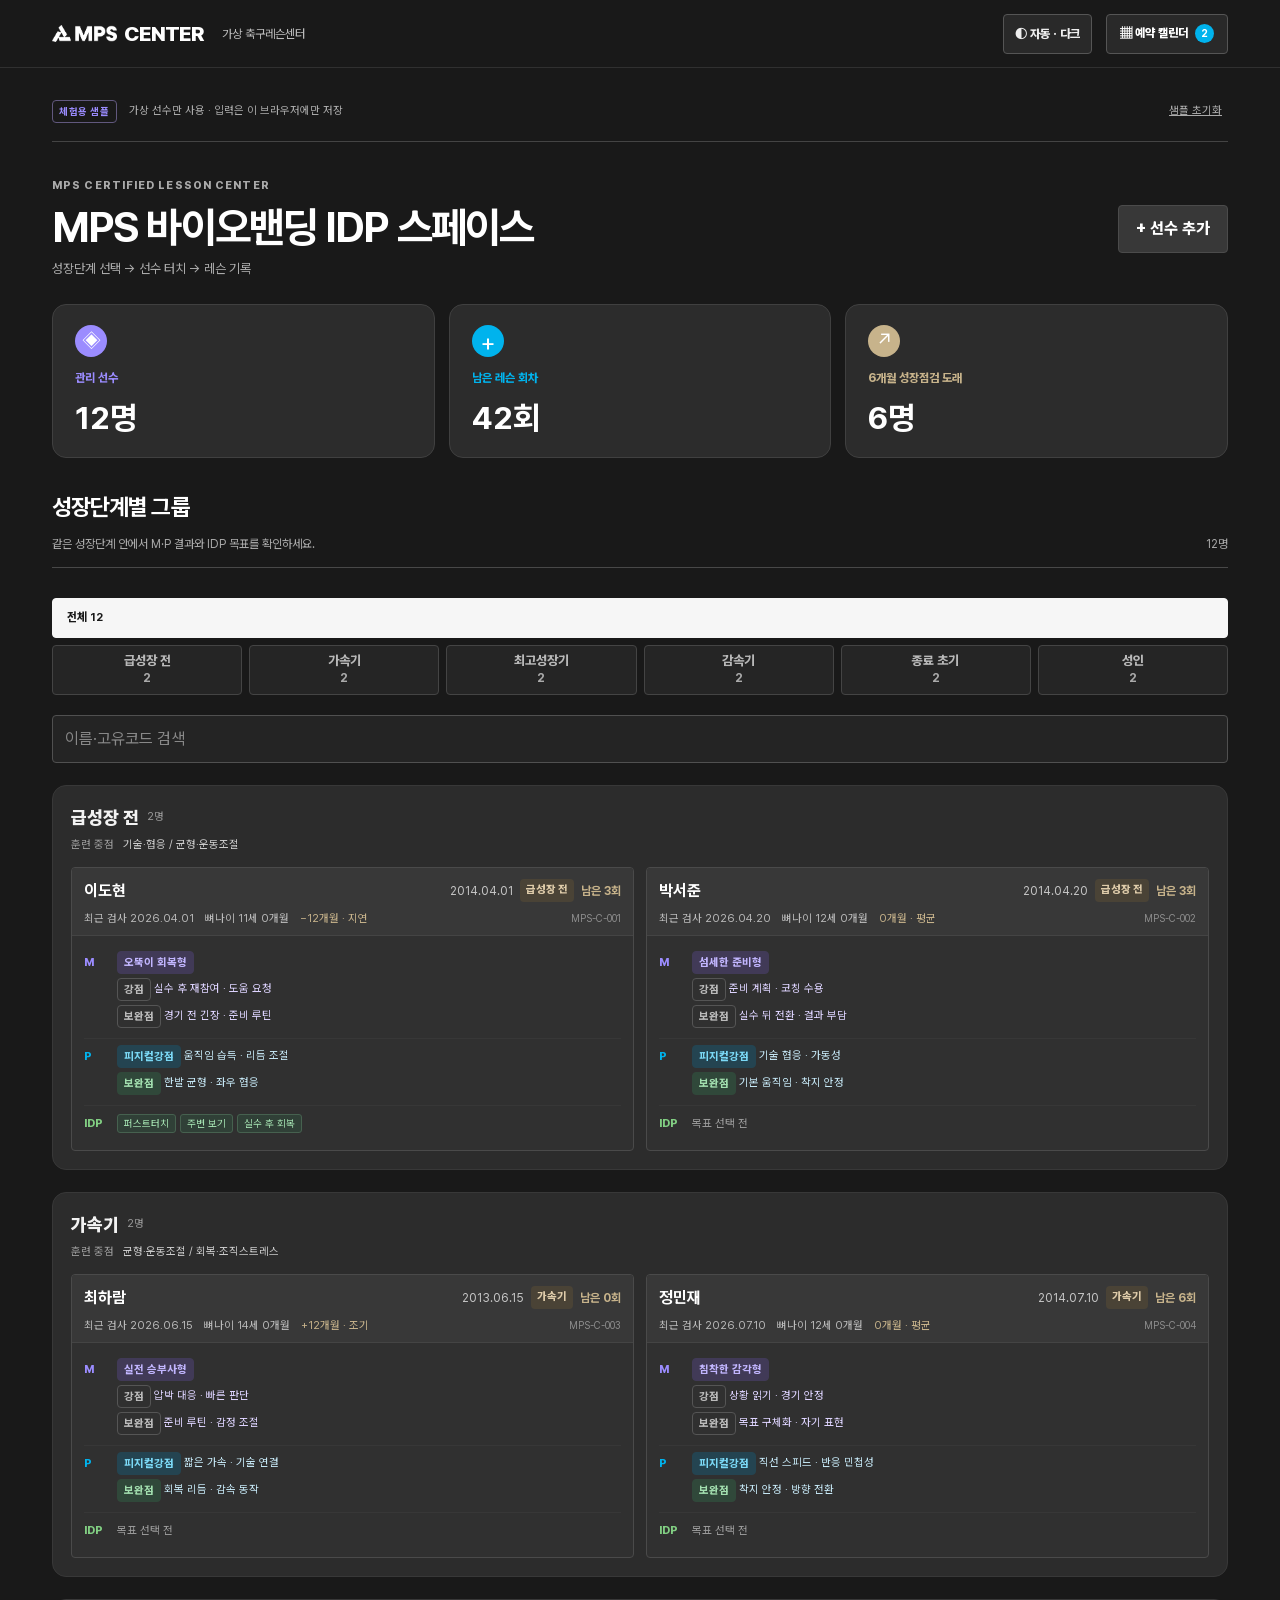
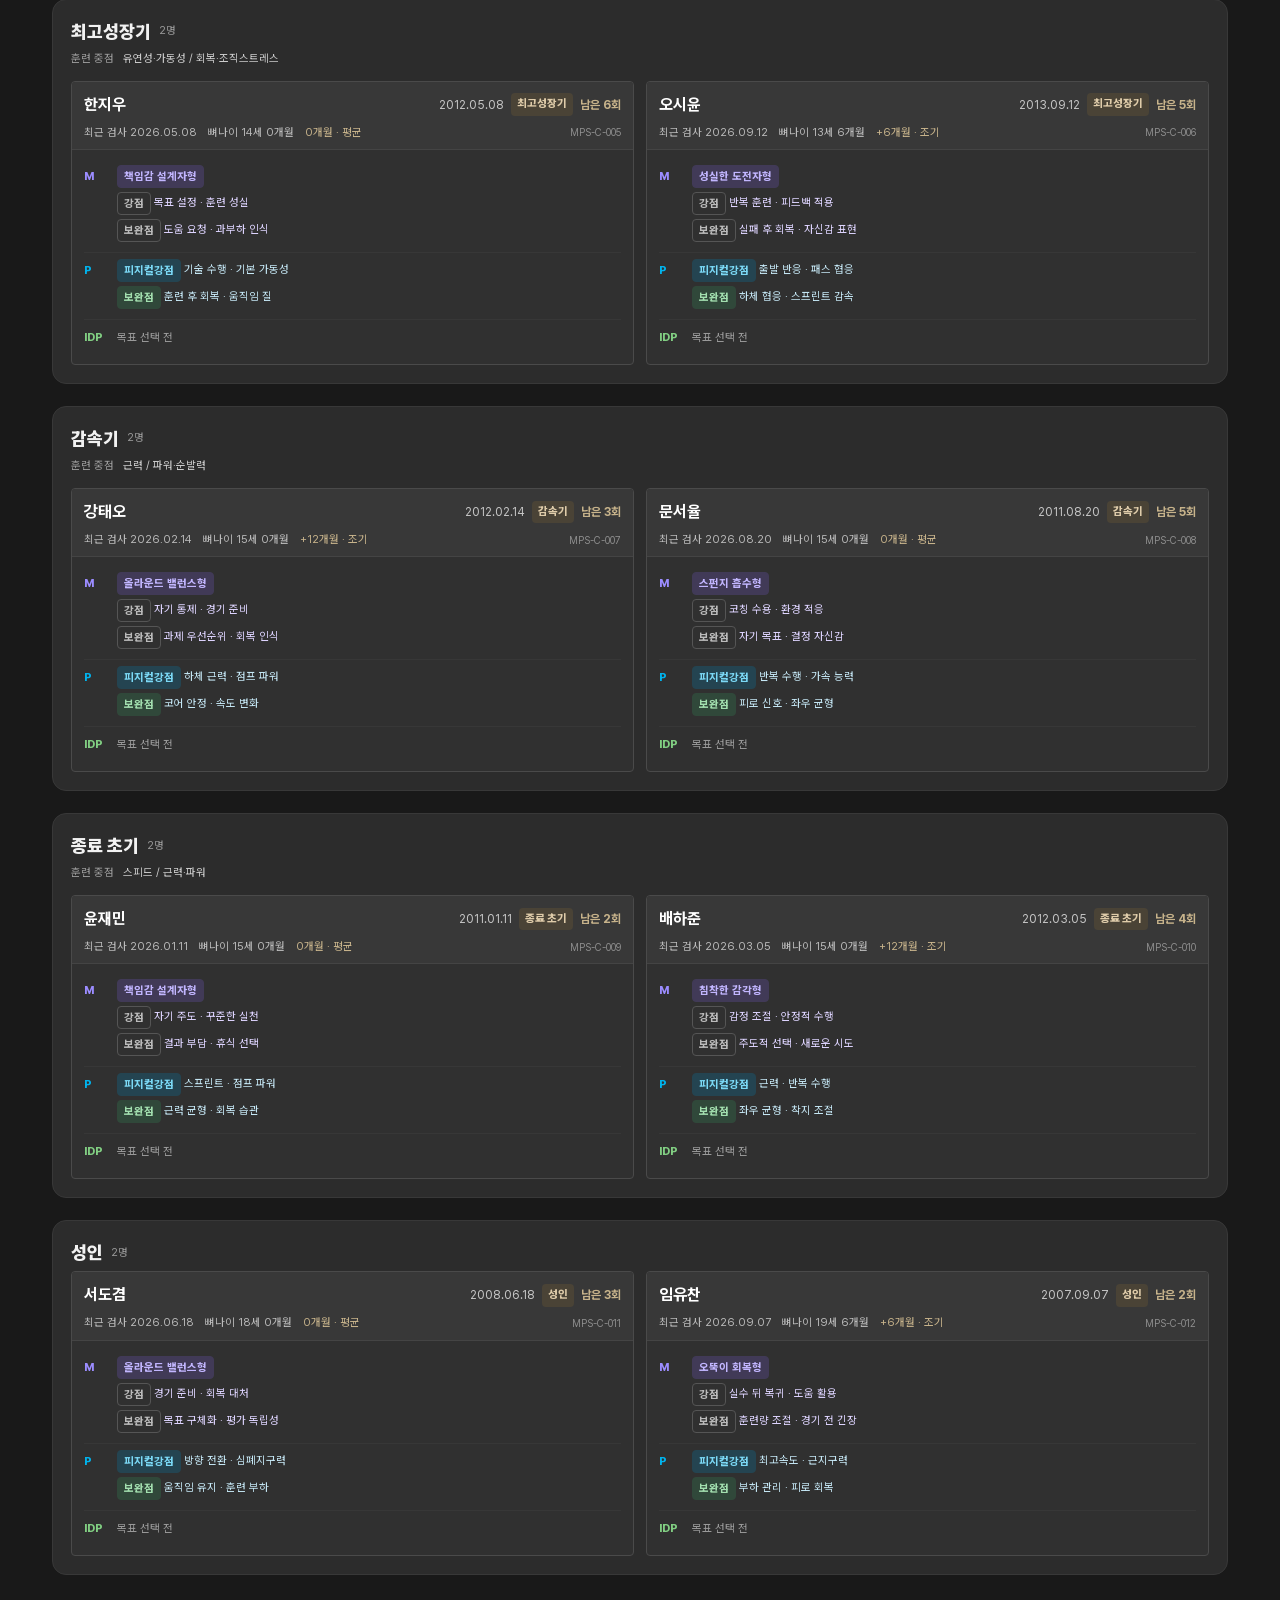
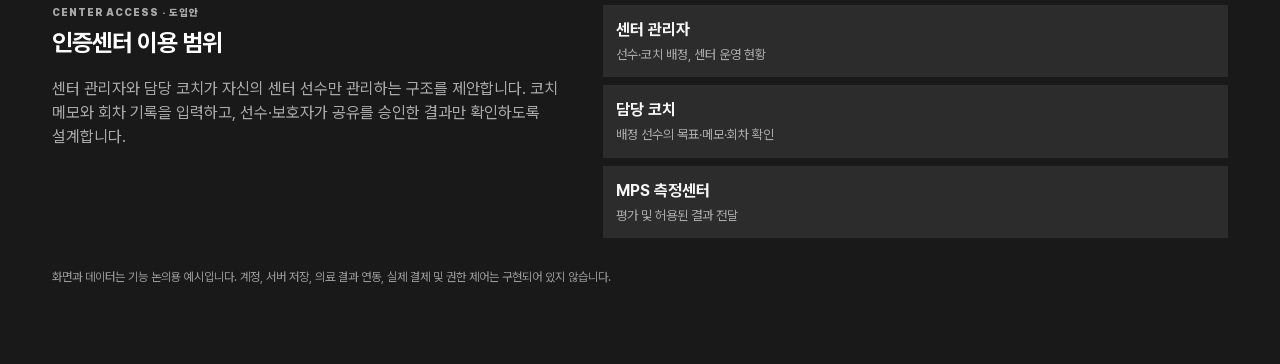
<file: index.html>
<!doctype html>
<html lang="ko" data-initial-theme="light">
<head><meta charset="utf-8"><meta name="viewport" content="width=device-width, initial-scale=1, viewport-fit=cover"><meta name="description" content="MPS 레슨센터 지도자용 선수관리 대시보드 샘플"><title>MPS Center | 선수관리 샘플</title><link rel="stylesheet" href="style.css"><link rel="stylesheet" href="dark-pro.css"></head>
<body>
  <header class="topbar"><div class="brand"><img src="logo.png" alt="MPS"><span>CENTER</span></div><span class="center-name">가상 축구레슨센터</span><div class="header-actions"><button id="theme-toggle" class="theme-toggle" type="button" aria-label="라이트 모드로 변경" aria-pressed="false">☼ <span>라이트</span></button><button id="calendar-open" class="calendar-trigger" type="button" aria-haspopup="dialog">▦ <span class="calendar-label">예약<span class="calendar-label-extra"> 캘린더</span></span> <b id="upcoming-count">0</b></button></div></header>
  <main class="shell">
    <div class="demo"><b>체험용 샘플</b><span>가상 선수만 사용 · 입력은 이 브라우저에만 저장</span><button id="reset" type="button">샘플 초기화</button></div>
    <div class="heading"><div><h1>MPS 바이오밴딩 IDP 스페이스</h1><p>성장단계 선택 → 선수 터치 → 레슨 기록</p></div><button class="button soft" id="add-player" type="button">+ 선수 추가</button></div>
    <div class="main-grid"><section class="roster panel" aria-labelledby="roster-title"><div class="panel-head"><div><h2 id="roster-title">성장단계별 그룹</h2><p class="roster-intro">같은 성장단계 안에서 M·P 결과와 IDP 목표를 확인하세요.</p></div><span id="visible-count"></span></div><div id="stage-filters" class="stage-filters" aria-label="성장단계 필터"></div><div id="stage-guide" class="stage-guide" hidden aria-live="polite"></div><label class="search-label"><span class="sr-only">선수 검색</span><input id="search" type="search" placeholder="이름·고유코드 검색"></label><div id="player-list" class="player-list"></div></section></div>
    <section class="stats" aria-label="센터 운영 요약"><article><span>관리 선수</span><strong id="total-players">0명</strong></article><article><span>남은 레슨 회차</span><strong id="total-remaining">0회</strong></article><article><span>6개월 성장점검 도래</span><strong id="due-count">0명</strong></article></section>
    <section class="access panel"><div><p class="eyebrow">CENTER ACCESS · 도입안</p><h2>인증센터 이용 범위</h2><p>센터 관리자와 담당 코치가 자신의 센터 선수만 관리하는 구조를 제안합니다. 코치 메모와 회차 기록을 입력하고, 선수·보호자가 공유를 승인한 결과만 확인하도록 설계합니다.</p></div><div class="access-cards"><div><b>센터 관리자</b><span>선수·코치 배정, 센터 운영 현황</span></div><div><b>담당 코치</b><span>배정 선수의 목표·메모·회차 확인</span></div><div><b>MPS 측정센터</b><span>평가 및 허용된 결과 전달</span></div></div></section>
    <footer>화면과 데이터는 기능 논의용 예시입니다. 계정, 서버 저장, 의료 결과 연동, 실제 결제 및 권한 제어는 구현되어 있지 않습니다.</footer>
  </main>
  <dialog id="player-detail-dialog" aria-label="선수 정보 및 수정"><div class="player-modal-head"><span>선수 관리</span><button id="player-detail-close" type="button" aria-label="선수 정보 닫기">×</button></div><section class="detail" id="detail" aria-live="polite"></section></dialog>
  <dialog id="player-dialog"><form id="player-form" method="dialog"><div class="dialog-head"><h2>선수 추가</h2><button type="button" id="close-dialog" aria-label="닫기">×</button></div><p>가상 선수만 입력하세요. 고유코드는 자동으로 붙고, MPS 검사 결과는 연계 전으로 표시됩니다.</p><label>선수 이름<input name="name" required maxlength="20" autocomplete="off"></label><label>생년월일<input name="dob" type="date" required></label><label>소속 반<input name="group" maxlength="20" placeholder="예: U12" autocomplete="off"></label><label>담당 코치<input name="coach" maxlength="20" autocomplete="off"></label><button class="button primary" type="submit">추가하기</button></form></dialog>
  <dialog id="calendar-dialog" aria-labelledby="calendar-title"><div class="calendar-modal"><div class="dialog-head"><div><p class="eyebrow">CENTER SCHEDULE</p><h2 id="calendar-title">예약 캘린더</h2></div><button type="button" id="calendar-close" aria-label="예약 캘린더 닫기">×</button></div><p class="calendar-help">선수별 레슨·측정·상담 일정을 기록합니다. 예약 등록만으로 레슨 회차가 차감되지는 않습니다.</p><div class="calendar-layout"><section class="calendar-main" aria-label="월별 예약 달력"><div class="calendar-nav"><button type="button" id="month-prev" aria-label="이전 달">‹</button><h3 id="month-label"></h3><button type="button" id="month-next" aria-label="다음 달">›</button></div><div class="weekdays"><span>일</span><span>월</span><span>화</span><span>수</span><span>목</span><span>금</span><span>토</span></div><div class="day-grid" id="day-grid"></div></section><section class="calendar-side" aria-label="선택한 날짜의 예약"><h3 id="selected-date-label"></h3><div id="booking-list" class="booking-list"></div><form id="booking-form"><input type="hidden" name="bookingId"><label>선수<select name="playerId" id="booking-player" required></select></label><div class="form-pair"><label>날짜<input type="date" name="date" required></label><label>시간<input type="time" name="time" required value="16:00"></label></div><label>일정<select name="type"><option>레슨</option><option>측정</option><option>상담</option></select></label><label>메모<input name="memo" maxlength="100" placeholder="예: 보호자 동행"></label><div class="form-actions"><button type="button" id="booking-cancel" hidden>수정 취소</button><button class="button primary" type="submit" id="booking-submit">예약 추가</button></div></form></section></div><p class="calendar-google-note">각 예약의 ‘Google에 추가’를 누르면 새 일정 작성 화면이 열립니다. 저장은 직접 확인해 주세요. 두 캘린더는 자동 동기화되지 않습니다.</p><p class="calendar-foot">가상 선수와 예약만 사용하세요. 예약은 이 브라우저에만 저장됩니다.</p></div></dialog>
  <script src="app.js"></script><script src="idp.js"></script><script src="calendar.js"></script>
</body></html>
</file>
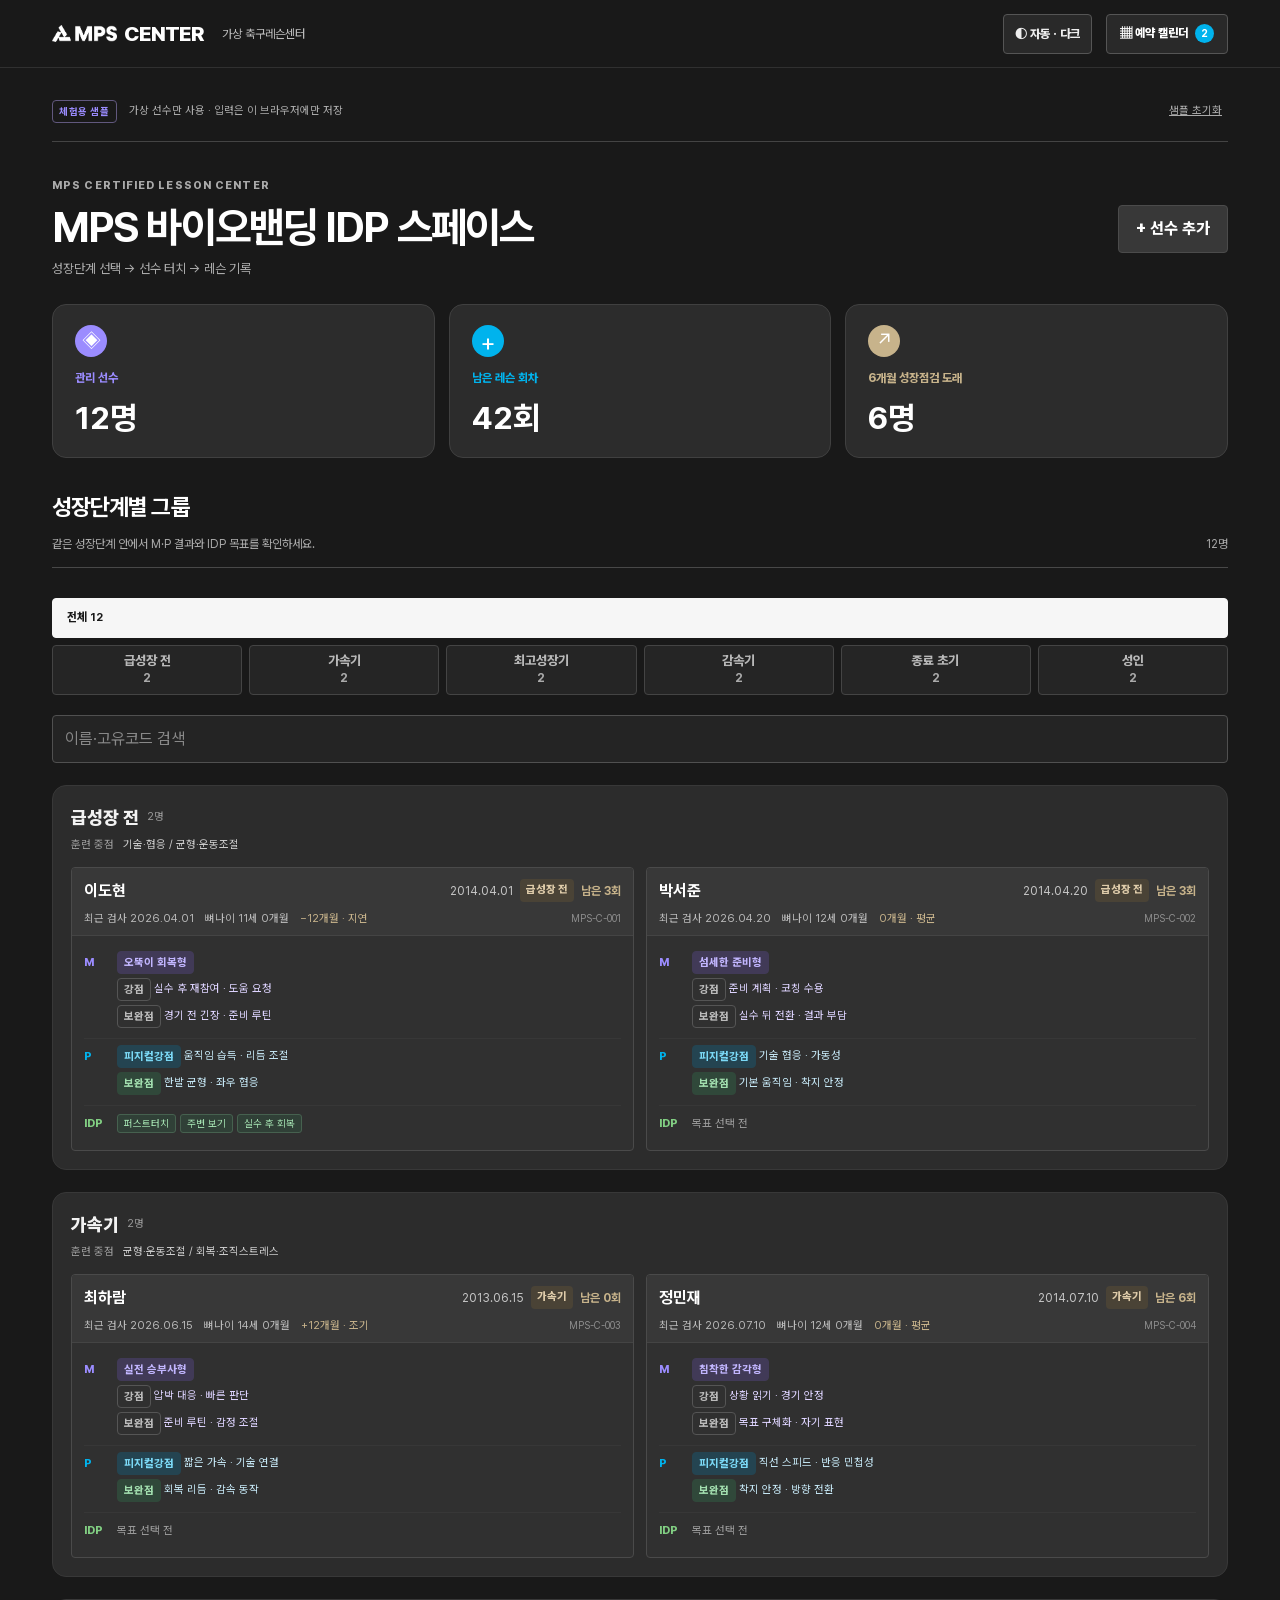
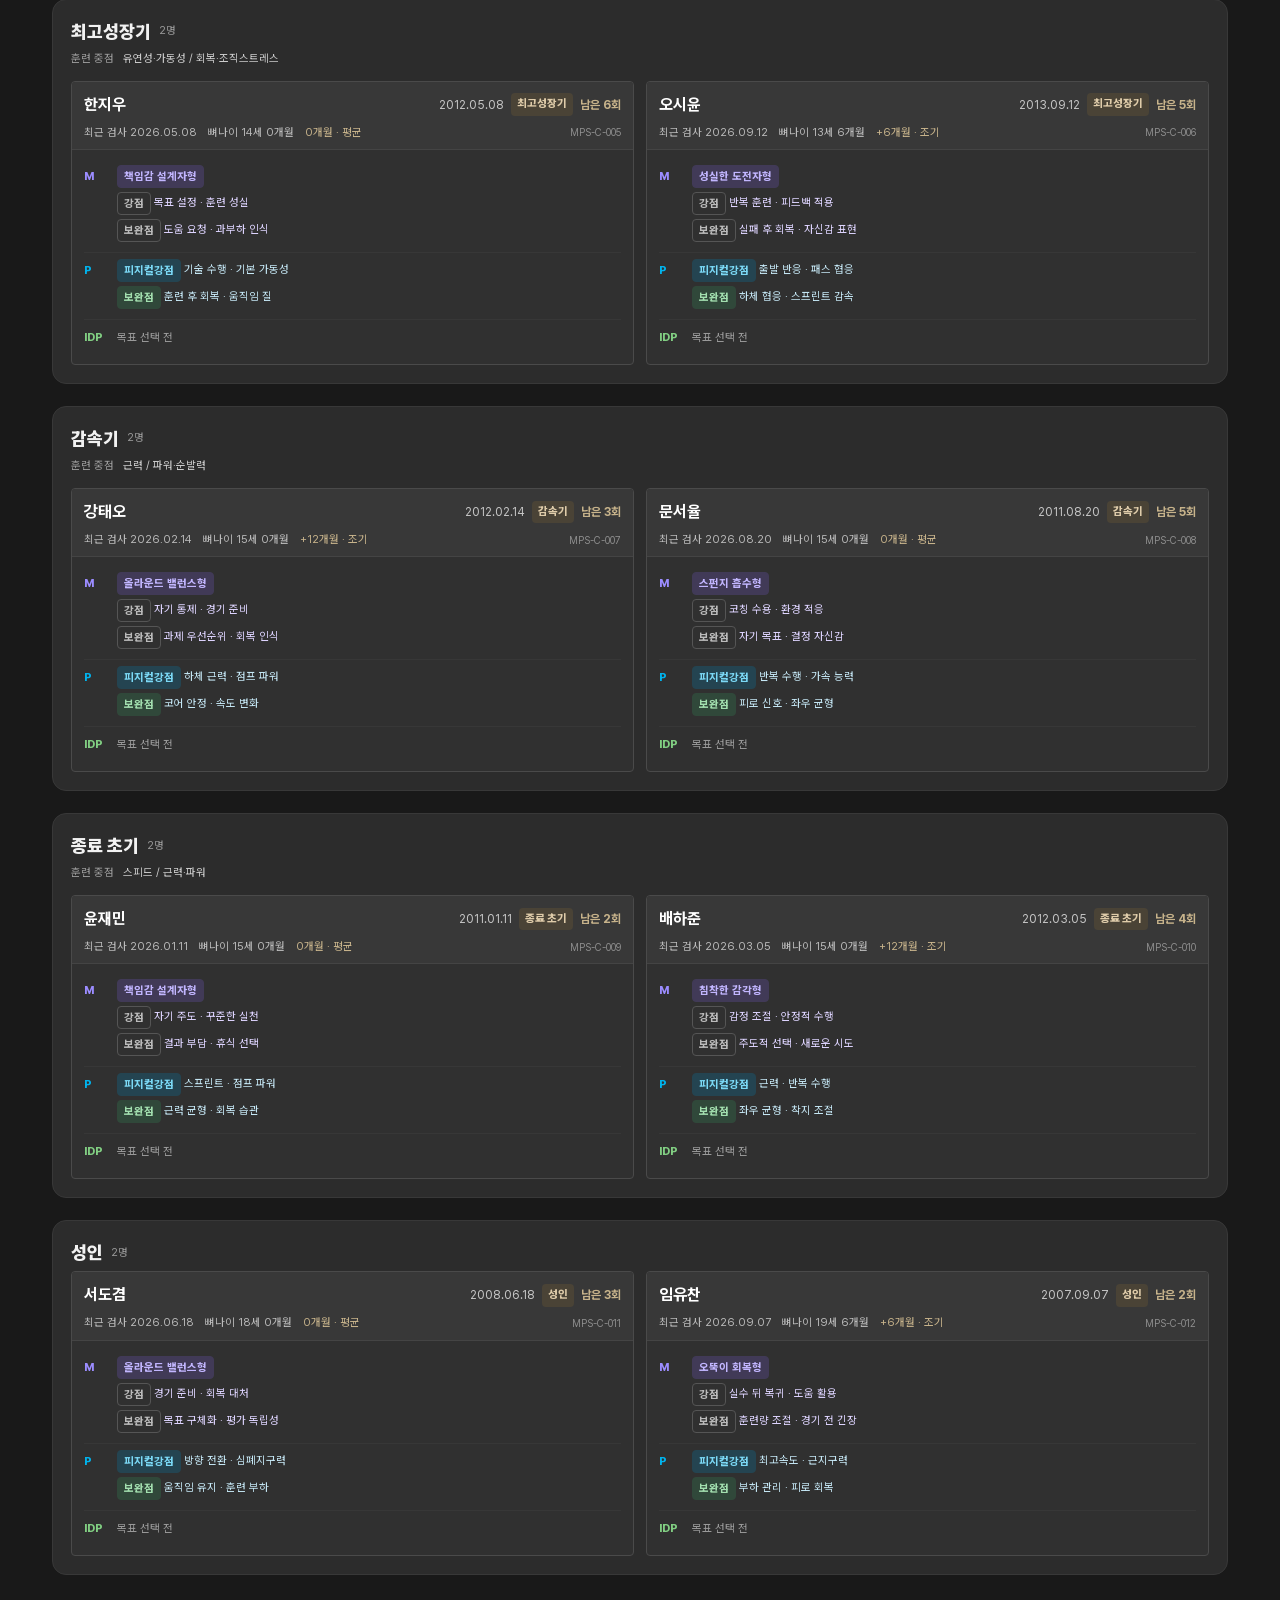
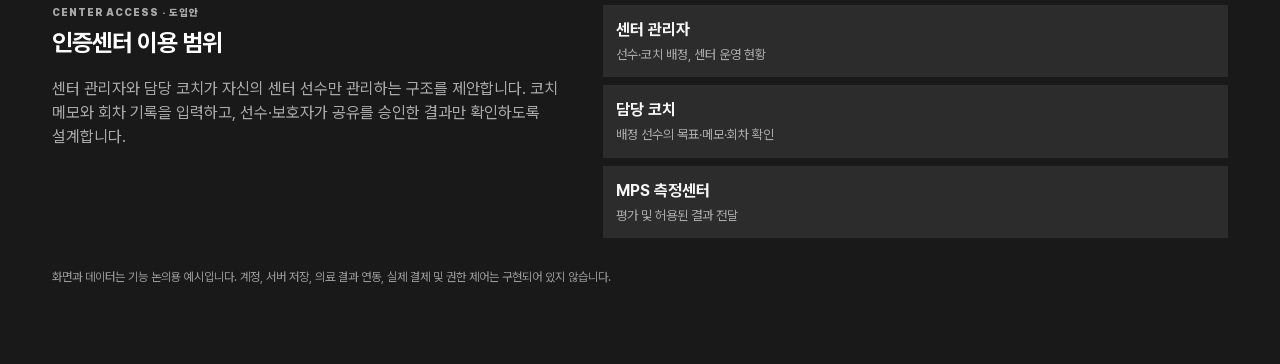
<file: index-light.html>
<!doctype html>
<html lang="ko" data-initial-theme="light">
<head><meta charset="utf-8"><meta name="viewport" content="width=device-width, initial-scale=1, viewport-fit=cover"><meta name="description" content="MPS 레슨센터 지도자용 선수관리 대시보드 샘플"><title>MPS Center | 선수관리 샘플 · 라이트</title><link rel="stylesheet" href="style.css"><link rel="stylesheet" href="dark-pro.css"></head>
<body>
  <header class="topbar"><div class="brand"><img src="logo.png" alt="MPS"><span>CENTER</span></div><span class="center-name">가상 축구레슨센터</span><div class="header-actions"><button id="theme-toggle" class="theme-toggle" type="button" aria-label="라이트 모드로 변경" aria-pressed="false">☼ <span>라이트</span></button><button id="calendar-open" class="calendar-trigger" type="button" aria-haspopup="dialog">▦ <span class="calendar-label">예약<span class="calendar-label-extra"> 캘린더</span></span> <b id="upcoming-count">0</b></button></div></header>
  <main class="shell">
    <div class="demo"><b>체험용 샘플</b><span>가상 선수만 사용 · 입력은 이 브라우저에만 저장</span><button id="reset" type="button">샘플 초기화</button></div>
    <div class="heading"><div><h1>MPS 바이오밴딩 IDP 스페이스</h1><p>성장단계 선택 → 선수 터치 → 레슨 기록</p></div><button class="button soft" id="add-player" type="button">+ 선수 추가</button></div>
    <div class="main-grid"><section class="roster panel" aria-labelledby="roster-title"><div class="panel-head"><div><h2 id="roster-title">성장단계별 그룹</h2><p class="roster-intro">같은 성장단계 안에서 M·P 결과와 IDP 목표를 확인하세요.</p></div><span id="visible-count"></span></div><div id="stage-filters" class="stage-filters" aria-label="성장단계 필터"></div><div id="stage-guide" class="stage-guide" hidden aria-live="polite"></div><label class="search-label"><span class="sr-only">선수 검색</span><input id="search" type="search" placeholder="이름·고유코드 검색"></label><div id="player-list" class="player-list"></div></section></div>
    <section class="stats" aria-label="센터 운영 요약"><article><span>관리 선수</span><strong id="total-players">0명</strong></article><article><span>남은 레슨 회차</span><strong id="total-remaining">0회</strong></article><article><span>6개월 성장점검 도래</span><strong id="due-count">0명</strong></article></section>
    <section class="access panel"><div><p class="eyebrow">CENTER ACCESS · 도입안</p><h2>인증센터 이용 범위</h2><p>센터 관리자와 담당 코치가 자신의 센터 선수만 관리하는 구조를 제안합니다. 코치 메모와 회차 기록을 입력하고, 선수·보호자가 공유를 승인한 결과만 확인하도록 설계합니다.</p></div><div class="access-cards"><div><b>센터 관리자</b><span>선수·코치 배정, 센터 운영 현황</span></div><div><b>담당 코치</b><span>배정 선수의 목표·메모·회차 확인</span></div><div><b>MPS 측정센터</b><span>평가 및 허용된 결과 전달</span></div></div></section>
    <footer>화면과 데이터는 기능 논의용 예시입니다. 계정, 서버 저장, 의료 결과 연동, 실제 결제 및 권한 제어는 구현되어 있지 않습니다.</footer>
  </main>
  <dialog id="player-detail-dialog" aria-label="선수 정보 및 수정"><div class="player-modal-head"><span>선수 관리</span><button id="player-detail-close" type="button" aria-label="선수 정보 닫기">×</button></div><section class="detail" id="detail" aria-live="polite"></section></dialog>
  <dialog id="player-dialog"><form id="player-form" method="dialog"><div class="dialog-head"><h2>선수 추가</h2><button type="button" id="close-dialog" aria-label="닫기">×</button></div><p>가상 선수만 입력하세요. 고유코드는 자동으로 붙고, MPS 검사 결과는 연계 전으로 표시됩니다.</p><label>선수 이름<input name="name" required maxlength="20" autocomplete="off"></label><label>생년월일<input name="dob" type="date" required></label><label>소속 반<input name="group" maxlength="20" placeholder="예: U12" autocomplete="off"></label><label>담당 코치<input name="coach" maxlength="20" autocomplete="off"></label><button class="button primary" type="submit">추가하기</button></form></dialog>
  <dialog id="calendar-dialog" aria-labelledby="calendar-title"><div class="calendar-modal"><div class="dialog-head"><div><p class="eyebrow">CENTER SCHEDULE</p><h2 id="calendar-title">예약 캘린더</h2></div><button type="button" id="calendar-close" aria-label="예약 캘린더 닫기">×</button></div><p class="calendar-help">선수별 레슨·측정·상담 일정을 기록합니다. 예약 등록만으로 레슨 회차가 차감되지는 않습니다.</p><div class="calendar-layout"><section class="calendar-main" aria-label="월별 예약 달력"><div class="calendar-nav"><button type="button" id="month-prev" aria-label="이전 달">‹</button><h3 id="month-label"></h3><button type="button" id="month-next" aria-label="다음 달">›</button></div><div class="weekdays"><span>일</span><span>월</span><span>화</span><span>수</span><span>목</span><span>금</span><span>토</span></div><div class="day-grid" id="day-grid"></div></section><section class="calendar-side" aria-label="선택한 날짜의 예약"><h3 id="selected-date-label"></h3><div id="booking-list" class="booking-list"></div><form id="booking-form"><input type="hidden" name="bookingId"><label>선수<select name="playerId" id="booking-player" required></select></label><div class="form-pair"><label>날짜<input type="date" name="date" required></label><label>시간<input type="time" name="time" required value="16:00"></label></div><label>일정<select name="type"><option>레슨</option><option>측정</option><option>상담</option></select></label><label>메모<input name="memo" maxlength="100" placeholder="예: 보호자 동행"></label><div class="form-actions"><button type="button" id="booking-cancel" hidden>수정 취소</button><button class="button primary" type="submit" id="booking-submit">예약 추가</button></div></form></section></div><p class="calendar-google-note">각 예약의 ‘Google에 추가’를 누르면 새 일정 작성 화면이 열립니다. 저장은 직접 확인해 주세요. 두 캘린더는 자동 동기화되지 않습니다.</p><p class="calendar-foot">가상 선수와 예약만 사용하세요. 예약은 이 브라우저에만 저장됩니다.</p></div></dialog>
  <script src="app.js"></script><script src="idp.js"></script><script src="calendar.js"></script>
</body></html>
</file>
<file: style.css>
@font-face { font-family:Pretendard; src:url('PretendardVariable.woff2') format('woff2'); font-weight:100 900; font-display:swap; }
:root { --ink:#15312d; --green:#173c36; --muted:#718278; --line:#e0e8df; --lime:#dcefa0; }
* { box-sizing:border-box; }
body { margin:0; background:#f4f5f0; color:var(--ink); font-family:Pretendard,Arial,sans-serif; line-height:1.5; }
button,input,textarea { font:inherit; }
button { cursor:pointer; }
a { color:inherit; }
.topbar { min-height:64px; background:var(--green); color:#fff; display:flex; align-items:center; gap:18px; padding:12px max(20px,calc((100vw - 1180px)/2)); }
.brand { display:flex; align-items:center; gap:8px; font-size:15px; letter-spacing:.04em; }
.symbol { font-size:25px; color:#d8e987; line-height:1; }
.center-name { font-size:13px; color:#c1d5cb; }
.topbar a { margin-left:auto; text-decoration:none; font-size:13px; font-weight:700; }
.shell { width:min(1180px,calc(100% - 40px)); margin:auto; padding:25px 0 50px; }
.demo { display:flex; align-items:center; gap:10px; background:#e7eddb; border:1px solid #d4dfc9; padding:10px 14px; border-radius:9px; font-size:12px; color:#496057; }
.demo b { color:#24463d; white-space:nowrap; }
.demo button { margin-left:auto; white-space:nowrap; border:0; background:transparent; text-decoration:underline; font-size:12px; color:#496057; }
.heading { display:flex; justify-content:space-between; align-items:end; gap:20px; margin:44px 0 25px; }
.eyebrow { font-size:11px; font-weight:900; letter-spacing:.14em; color:#729142; margin:0 0 5px; }
.heading h1 { font-size:42px; letter-spacing:-.05em; line-height:1.1; margin:0; }
.heading p:last-child { margin:8px 0 0; color:#687d74; }
.button { border:0; border-radius:8px; padding:11px 17px; min-height:44px; font-weight:800; }
.button.primary { background:#173f36; color:white; }
.button.soft { background:#e2edbc; color:#193e35; }
.button:disabled { opacity:.45; cursor:not-allowed; }
.stats { display:grid; grid-template-columns:repeat(3,1fr); gap:12px; margin-bottom:18px; }
.stats article,.panel { background:white; border:1px solid #e1e7dc; border-radius:12px; }
.stats article { padding:20px; }
.stats span { display:block; color:#72837a; font-size:13px; }
.stats strong { display:block; font-size:29px; margin-top:7px; line-height:1.1; }
.main-grid { display:grid; grid-template-columns:350px minmax(0,1fr); gap:16px; align-items:start; }
.main-grid > * { min-width:0; }
.panel { padding:22px; }
.panel-head { display:flex; align-items:end; justify-content:space-between; gap:8px; }
.panel h2 { font-size:24px; letter-spacing:-.04em; margin:0; }
.panel-head>span { font-size:12px; color:#75847d; }
.search-label input { width:100%; border:1px solid #d6e0d8; background:#f8faf6; border-radius:8px; padding:11px 12px; margin:20px 0 10px; outline-color:#6c9a56; }
.player-list { display:grid; gap:8px; max-height:650px; overflow:auto; }
.player-item { text-align:left; display:flex; align-items:center; gap:12px; border:1px solid var(--line); background:#fff; border-radius:9px; padding:13px; width:100%; color:#18372f; }
.player-item.selected { border-color:#699746; background:#f2f8e7; }
.avatar { width:39px; height:39px; flex:0 0 39px; border-radius:50%; display:grid; place-items:center; background:#d8e9c9; color:#3c6448; font-weight:800; }
.player-meta { flex:1; min-width:0; }
.player-meta b,.player-meta small { display:block; }
.player-meta small { font-size:12px; color:#7b8a80; white-space:nowrap; overflow:hidden; text-overflow:ellipsis; }
.remaining { font-size:12px; font-weight:800; color:#47734c; }
.detail { min-height:520px; }
.detail-head { display:flex; justify-content:space-between; align-items:start; gap:12px; padding-bottom:20px; border-bottom:1px solid #e4ebe2; }
.detail-head h2 { font-size:31px; margin:3px 0; }
.detail-head p { color:#7b8980; margin:0; }
.badge { font-size:12px; font-weight:800; padding:7px 10px; border-radius:30px; background:#e4f0c9; white-space:nowrap; }
.badge.zero { background:#f5e5df; color:#9d543b; }
.detail-grid { display:grid; grid-template-columns:1fr 1fr; gap:14px; margin:20px 0; }
.info-card { background:#f5f8f2; border-radius:9px; padding:18px; }
.info-card>span { font-size:12px; color:#74887a; }
.info-card strong { display:block; font-size:22px; margin:3px 0; }
.info-card small { color:#718176; }
.mps-summary { display:grid; grid-template-columns:repeat(3,1fr); gap:7px; margin:12px 0 0; }
.mps-summary div { background:#f1f5eb; border-radius:7px; padding:12px; }
.mps-summary span,.mps-summary b { display:block; }
.mps-summary span { font-size:11px; color:#698378; }
.mps-summary b { font-size:13px; line-height:1.35; margin-top:4px; }
.detail label { display:block; font-size:13px; font-weight:800; margin:17px 0 6px; }
.detail input,.detail textarea { width:100%; border:1px solid #cfdbd1; background:white; border-radius:8px; padding:12px; outline-color:#6c9a56; color:#1c3931; }
.detail textarea { min-height:105px; resize:vertical; }
.row { display:flex; gap:9px; align-items:center; flex-wrap:wrap; }
.row input[type=number] { max-width:100px; }
.row .button { flex:none; }
.hint { font-size:12px; color:#7c8b80; margin:7px 0 0; }
.save-state { font-size:12px; color:#658645; margin-left:8px; }
.notes { margin-top:28px; border-top:1px solid #e1e9e0; padding-top:20px; }
.notes h3 { font-size:18px; margin:0 0 12px; }
.note-entry { background:#f5f7f3; border-radius:8px; padding:13px; margin-bottom:8px; }
.note-entry time { font-size:11px; color:#789082; }
.note-entry p { white-space:pre-wrap; overflow-wrap:anywhere; margin:5px 0 0; }
.empty { color:#89978b; font-size:14px; }
.detail-actions { margin-top:28px; padding-top:16px; border-top:1px solid #e5ebe3; display:flex; justify-content:flex-end; }
.text-danger { border:0; background:none; color:#a6533f; text-decoration:underline; font-size:12px; }
.access { display:grid; grid-template-columns:1fr 1.2fr; gap:30px; margin-top:24px; background:#edf1e6; }
.access p:not(.eyebrow) { color:#607369; margin-bottom:0; }
.access-cards { display:grid; gap:8px; }
.access-cards div { background:#fff; border-radius:8px; padding:13px; }
.access-cards b,.access-cards span { display:block; }
.access-cards span { font-size:13px; color:#718278; margin-top:3px; }
footer { font-size:12px; color:#7a8980; padding:30px 0; }
.sr-only { position:absolute; width:1px; height:1px; padding:0; margin:-1px; overflow:hidden; clip:rect(0,0,0,0); white-space:nowrap; border:0; }
dialog { width:min(440px,calc(100% - 30px)); border:0; border-radius:13px; padding:26px; box-shadow:0 25px 70px #0003; }
dialog::backdrop { background:#10251dd0; }
.dialog-head { display:flex; justify-content:space-between; align-items:center; }
.dialog-head h2 { margin:0; }
.dialog-head button { border:0; background:none; font-size:25px; }
dialog p { font-size:13px; color:#77877c; }
dialog label { display:block; font-size:13px; font-weight:800; margin:16px 0; }
dialog input { display:block; width:100%; margin-top:6px; border:1px solid #cbd8cc; border-radius:7px; padding:12px; }
dialog .button { width:100%; margin-top:8px; }
@media(max-width:850px) { .main-grid { grid-template-columns:300px minmax(0,1fr); } .access { grid-template-columns:1fr; } }
@media(max-width:700px) {
 .topbar { padding:12px 18px; } .center-name { display:none; }
 .shell { width:calc(100% - 28px); padding-top:15px; }
 .demo { align-items:start; flex-wrap:wrap; } .demo span { flex-basis:100%; order:2; } .demo button { margin-left:auto; }
 .heading { margin:32px 0 20px; align-items:center; } .heading h1 { font-size:33px; } .heading p:last-child { font-size:13px; }
 .stats { gap:7px; } .stats article { padding:13px; } .stats span { font-size:11px; } .stats strong { font-size:20px; }
 .main-grid { grid-template-columns:1fr; } .panel { padding:18px; }
 .player-list { display:grid; overflow:auto; max-height:320px; }
 .player-item { min-width:0; max-width:none; } .detail { min-height:0; }
 .access { margin-top:16px; } .detail-grid { gap:8px; } .info-card { padding:13px; } .info-card strong { font-size:18px; }
}
@media(max-width:420px) {
 .topbar a { font-size:12px; } .heading .button { padding:10px; font-size:12px; }
 .detail-head h2 { font-size:26px; } .row input[type=number] { max-width:90px; }
 .mps-summary { grid-template-columns:1fr; }
 .mps-summary div { display:flex; justify-content:space-between; gap:10px; }
 .mps-summary b { margin:0; }
}
/* Match the MPS parents' guide: white reading surface, ink, orange, warm cards. */
:root{--ink:#17181a;--green:#17181a;--muted:#697582;--line:#e4e5e8;--lime:#fff1ec;--orange:#fc582b;--surface:#f6f6f7;--warm:#fff1ec}
body{background:#eeefef;color:var(--ink);word-break:keep-all}
.topbar{max-width:1120px;margin:auto;background:#fffffffa;color:var(--ink);border-bottom:1px solid var(--line);padding:0 28px;height:64px}
.brand{gap:7px;font-size:11px;font-weight:800;color:var(--ink)}
.brand img{width:77px;height:auto}
.brand span{border-left:1px solid var(--line);padding-left:8px;letter-spacing:.08em}
.center-name{color:var(--muted)}
.topbar a{color:var(--orange)}
.shell{width:min(1120px,100%);background:#fff;min-height:calc(100vh - 64px);padding:25px 28px 50px;box-shadow:0 0 70px #17181a06}
.demo{background:var(--warm);border-color:#f4d4c8;color:#934127;border-radius:14px;padding:13px 16px}
.demo b{color:#b53b18}.demo button{color:#b53b18}
.eyebrow{color:var(--muted);font-size:10px;letter-spacing:.1em}
.heading{margin:43px 0 25px}.heading h1{font-size:38px;color:var(--ink);letter-spacing:-.04em}.heading p:last-child{color:var(--body,#4b4d52)}
.button{border-radius:12px}.button.primary{background:var(--orange);color:#fff}.button.soft{background:var(--surface);color:var(--ink)}
.stats article,.panel{border-color:var(--line);border-radius:18px;background:#fff}
.stats span,.panel-head>span,.player-meta small,.detail-head p,.info-card>span,.info-card small,.hint,.empty,footer{color:var(--muted)}
.stats strong,.panel h2,.detail-head h2{color:var(--ink)}
.search-label input,.detail input,.detail textarea{background:#fff;border-color:#dcdde0;border-radius:11px;color:var(--ink)}
.search-label input{background:var(--surface)}
.player-item{border-color:var(--line);color:var(--ink);border-radius:14px}
.player-item.selected{border-color:#fc582b;background:var(--warm)}
.avatar{background:#ffe1d7;color:#b53b18}.remaining{color:#b53b18}
.badge{background:var(--warm);color:#b53b18}.badge.zero{background:var(--surface);color:var(--muted)}
.info-card{background:var(--surface);border-radius:13px}
.mps-summary div{border-radius:13px}.mps-summary div:nth-child(1){background:var(--warm)}.mps-summary div:nth-child(2){background:#e9f1f6}.mps-summary div:nth-child(3){background:#f2f0fa}
.mps-summary div:nth-child(1) span{color:#b53b18}.mps-summary div:nth-child(2) span{color:#315b7a}.mps-summary div:nth-child(3) span{color:#64558a}
.mps-summary b{color:var(--ink)}
.note-entry{background:var(--surface);border-radius:13px}.note-entry time{color:var(--muted)}
.access{background:var(--surface);border-radius:18px}.access p:not(.eyebrow),.access-cards span{color:var(--muted)}.access-cards div{border-radius:12px}
.text-danger{color:#b53b18}
dialog{border-radius:20px;font-family:Pretendard,Arial,sans-serif}dialog::backdrop{background:#17181a80;backdrop-filter:blur(4px)}dialog input{border-color:var(--line);border-radius:10px}
button:focus-visible,a:focus-visible,input:focus-visible,textarea:focus-visible{outline:3px solid #315b7a;outline-offset:2px}
@media(max-width:700px){.topbar{padding:0 20px}.shell{padding:16px 20px 40px}.heading{margin:30px 0 20px}.heading h1{font-size:32px}.stats article{border-radius:15px}.panel{border-radius:18px}.player-list{max-height:320px}.access{margin-top:16px}}
@media(max-width:359px){.topbar{padding:0 16px}.shell{padding:15px 16px 35px}.brand span{font-size:9px}.heading h1{font-size:30px}.stats strong{font-size:18px}.stats span{font-size:10px}}
/* Dark MPS IR palette, matched to the existing football-center dashboard. */
:root{color-scheme:dark;--ink:#f6f6f6;--green:#191919;--muted:#aaa;--line:#404040;--lime:#fc582b;--orange:#fc582b;--surface:#383838;--warm:#30221e}
body{background:#191919;color:#f6f6f6}
.topbar{background:#191919;color:#f6f6f6;border-color:#303030;box-shadow:none;max-width:none}
.brand{color:#fff}.brand img{filter:brightness(0) invert(1)}.brand span{border-color:#4b4b4b}.center-name{color:#bbb}.topbar a{color:#bbb}
.header-actions{display:flex;align-items:center;gap:14px;margin-left:auto}.header-actions a{margin-left:0;white-space:nowrap}
.calendar-trigger{border:1px solid #555;background:#292929;color:#fff;border-radius:999px;min-height:40px;padding:8px 13px;font-size:12px;font-weight:800;white-space:nowrap}.calendar-trigger:hover{border-color:var(--orange)}.calendar-trigger b{background:var(--orange);color:#fff;border-radius:50%;display:inline-grid;place-items:center;min-width:19px;height:19px;font-size:10px;margin-left:4px;padding:0 4px}
.shell{background:#191919;box-shadow:none;max-width:1280px}
.demo{background:#30221e;border-color:#684332;color:#f2b29e}.demo b,.demo button{color:#ff8c69}
.heading h1,.stats strong,.panel h2,.detail-head h2{color:#fff}.heading p:last-child{color:#aaa}.eyebrow{color:var(--orange)}
.button.primary{background:var(--orange);color:#fff}.button.soft{background:#383838;color:#f4f4f4}.button.soft:hover{background:#4b4b4b}
.stats article,.panel{background:#2c2c2c;border-color:#404040;border-radius:20px}.stats span,.panel-head>span,.player-meta small,.detail-head p,.info-card>span,.info-card small,.hint,.empty,footer{color:#aaa}
.search-label input,.detail input,.detail textarea{background:#242424;border-color:#505050;color:#fff}.search-label input::placeholder,.detail textarea::placeholder,.detail input::placeholder{color:#888}
.player-item{background:#303030;border-color:#494949;color:#fff}.player-item.selected{background:#3d302a;border-color:var(--orange)}.avatar{background:#4b342c;color:#ff9a7d}.remaining{color:#ff8c69}
.detail-head{border-color:#454545}.badge{background:#4b342c;color:#ff9a7d}.badge.zero{background:#484848;color:#bbb}.info-card{background:#383838}.mps-summary div:nth-child(1){background:#44332b}.mps-summary div:nth-child(2){background:#283c48}.mps-summary div:nth-child(3){background:#39324b}.mps-summary div:nth-child(1) span{color:#ff997c}.mps-summary div:nth-child(2) span{color:#86d1f1}.mps-summary div:nth-child(3) span{color:#bfb3ff}.mps-summary b{color:#fff}
.notes,.detail-actions{border-color:#454545}.note-entry{background:#383838}.note-entry time{color:#aaa}.text-danger{color:#ff9a7d}.access{background:#242424}.access p:not(.eyebrow),.access-cards span{color:#aaa}.access-cards div{background:#353535}footer{color:#999}
dialog{background:#242424;color:#fff;border:1px solid #4b4b4b}.dialog-head button{color:#ddd}dialog p{color:#aaa}dialog input,dialog select{background:#303030;color:#fff;border:1px solid #555}.dialog-head h2{color:#fff}
button:focus-visible,a:focus-visible,input:focus-visible,textarea:focus-visible,select:focus-visible{outline:3px solid var(--orange);outline-offset:2px}
/* Calendar and reservation editor. */
#calendar-dialog{width:min(930px,calc(100% - 24px));max-width:none;max-height:min(92vh,900px);padding:0;overflow:auto;border-radius:20px}
.calendar-modal{padding:24px}.calendar-modal .dialog-head{border-bottom:1px solid #444;padding-bottom:15px}.calendar-modal .dialog-head .eyebrow{margin-bottom:3px}.calendar-modal .dialog-head h2{font-size:26px}.calendar-help,.calendar-foot{font-size:12px;color:#aaa;line-height:1.6;margin:13px 0}.calendar-layout{display:grid;grid-template-columns:minmax(0,1.2fr) minmax(270px,.8fr);gap:18px}.calendar-main,.calendar-side{background:#2c2c2c;border:1px solid #454545;border-radius:16px;padding:17px;min-width:0}.calendar-nav{display:flex;align-items:center;justify-content:space-between;margin-bottom:14px}.calendar-nav h3{font-size:18px}.calendar-nav button{border:1px solid #555;border-radius:50%;background:#383838;color:#fff;width:36px;height:36px;font-size:22px;line-height:1}.weekdays,.day-grid{display:grid;grid-template-columns:repeat(7,minmax(0,1fr));gap:5px}.weekdays span{text-align:center;font-size:11px;color:#aaa;padding:6px 0}.weekdays span:first-child{color:#ff9376}.day-grid button,.day-grid .blank{min-height:54px;border:1px solid #414141;border-radius:10px;background:#353535;color:#f3f3f3;padding:6px;text-align:left;font-size:12px}.day-grid button:hover{border-color:#ff8966}.day-grid button.selected{border-color:var(--orange);background:#4a3028}.day-grid button.today{box-shadow:inset 0 0 0 1px #aaa}.day-grid button.has-bookings:after{content:'';display:block;width:5px;height:5px;background:var(--orange);border-radius:50%;margin-top:4px}.day-grid .blank{visibility:hidden}.calendar-side h3{font-size:16px;margin:0 0 10px}.booking-list{display:grid;gap:7px;max-height:180px;overflow:auto;margin-bottom:16px}.booking-row{border:1px solid #505050;background:#383838;border-radius:10px;padding:9px 10px;display:grid;grid-template-columns:1fr auto;gap:5px}.booking-row b{font-size:12px}.booking-row span{font-size:11px;color:#aaa}.booking-row small{grid-column:1/-1;color:#bbb}.booking-row button{border:0;background:none;color:#ff9677;font-size:11px;padding:0 3px}.calendar-side form{border-top:1px solid #494949;padding-top:12px}.calendar-side label{display:block;font-size:12px;font-weight:750;margin:9px 0}.calendar-side input,.calendar-side select{display:block;width:100%;margin-top:5px;padding:9px 10px;border:1px solid #555;border-radius:9px;background:#262626;color:#fff;min-height:40px}.form-pair{display:grid;grid-template-columns:1fr 1fr;gap:8px}.form-actions{display:flex;align-items:center;gap:8px;margin-top:13px}.form-actions .button{flex:1}.form-actions button:not(.button){background:none;border:0;color:#aaa;text-decoration:underline}.calendar-foot{margin-bottom:0}
@media(max-width:700px){.topbar{padding:10px 14px;min-height:64px}.brand img{width:59px}.brand span{font-size:10px}.header-actions{gap:7px}.calendar-trigger{padding:7px 9px;font-size:11px}.header-actions a{font-size:11px}.shell{background:#191919}.calendar-layout{grid-template-columns:1fr}.calendar-modal{padding:16px}.calendar-main,.calendar-side{padding:13px}.day-grid button,.day-grid .blank{min-height:44px;padding:5px}.calendar-help{font-size:11px}}
@media(max-width:380px){.brand span{display:none}.calendar-trigger{font-size:10px;padding:7px}.header-actions a{font-size:10px}.form-pair{grid-template-columns:1fr 1fr}}
.day-grid button small{display:block;color:#ff9677;font-size:9px;line-height:1.2;margin-top:3px}.calendar-side .empty{padding:12px 4px;text-align:left}
/* Growth-stage roster and one-tap player workflow. */
.main-grid{grid-template-columns:1fr;gap:16px}
.roster-intro{color:#aaa;font-size:13px;margin:10px 0 0}
.stage-filters{display:flex;gap:8px;overflow-x:auto;padding:18px 0 2px;scrollbar-width:thin}
.stage-chip{flex:none;min-height:44px;border:1px solid #555;border-radius:999px;background:#383838;color:#ddd;padding:9px 15px;font-size:13px;font-weight:750}
.stage-chip b{margin-left:3px;color:#aaa}
.stage-chip.active{background:#fc582b;border-color:#fc582b;color:#fff}
.stage-chip.active b{color:#fff}
.search-label input{margin:16px 0 18px;min-height:46px}
.player-list{max-height:none;overflow:visible;gap:22px}
.stage-group{min-width:0}
.stage-group-head{display:flex;align-items:center;gap:10px;margin:0 0 10px}
.stage-group-head h3{margin:0;font-size:17px;color:#fff}
.stage-group-head span{font-size:12px;color:#aaa}
.stage-players{display:grid;grid-template-columns:repeat(2,minmax(0,1fr));gap:10px}
.player-card-button{width:100%;min-width:0;text-align:left;border:1px solid #494949;border-radius:15px;background:#343434;color:#fff;padding:17px;cursor:pointer;transition:border-color .15s,background .15s}
.player-card-button:hover{border-color:#ef815f;background:#393431}
.player-card-button.selected{border-color:#fc582b;background:#3d302a;box-shadow:inset 0 0 0 1px #fc582b}
.player-card-top{display:flex;justify-content:space-between;align-items:baseline;gap:8px}
.player-card-top strong{font-size:18px}
.player-card-top small{color:#aaa;font-size:11px;overflow-wrap:anywhere;text-align:right}
.player-sub{display:block;color:#bbb;font-size:12px;margin:3px 0 12px}
.tag-row{display:flex;flex-wrap:wrap;gap:5px}
.tag{display:inline-flex;align-items:center;min-height:27px;padding:4px 8px;border-radius:7px;background:#484848;color:#eee;font-size:11px;line-height:1.25;font-weight:700}
.tag.stage{background:#6a3626;color:#ffd0bd}.tag.maturity{background:#49372c;color:#ffd1a2}.tag.bone{background:#454545;color:#ddd}.tag.mental{background:#39324b;color:#d6c9ff}.tag.physical{background:#283c48;color:#a7dbf1}.tag.sessions{background:#554035;color:#ffb694}
.detail{min-height:0;scroll-margin-top:12px}
.growth-panel{background:#343434;border:1px solid #4e4e4e;border-radius:15px;padding:17px;margin-top:18px}
.growth-title{display:flex;justify-content:space-between;align-items:center;gap:10px}
.growth-title span{font-size:12px;color:#ff9a7b;font-weight:800}
.growth-title strong{color:#fff;background:#6a3626;border-radius:999px;padding:6px 11px;font-size:12px}
.growth-facts{display:grid;grid-template-columns:repeat(4,minmax(0,1fr));gap:8px;margin-top:15px}
.growth-facts>div{background:#292929;border-radius:10px;padding:11px;min-width:0}
.growth-facts small,.growth-facts b{display:block}
.growth-facts small{color:#aaa;font-size:11px}.growth-facts b{font-size:14px;margin-top:4px;overflow-wrap:anywhere}
.next-growth{display:flex;justify-content:space-between;align-items:center;gap:8px;border-top:1px solid #4d4d4d;padding-top:13px;margin-top:13px;font-size:13px}
.next-growth span{color:#bbb}.next-growth b{color:#fff}.next-growth.due b{color:#ff9a7b}
.quick-actions{display:flex;gap:8px;margin-top:18px}.quick-actions .button{flex:1}
.session-line{display:flex;gap:8px;flex-wrap:wrap;margin:14px 0 22px;color:#aaa;font-size:12px}.session-line>*{background:#383838;border-radius:999px;padding:6px 11px}.session-line strong{color:#ffae91}
.optional{border-top:1px solid #484848;margin-top:18px;padding-top:15px}
.optional summary{cursor:pointer;list-style:none;color:#eee;font-weight:750;min-height:44px;display:flex;align-items:center;justify-content:space-between}
.optional summary::after{content:'＋';font-size:20px;color:#ff997c}.optional[open] summary::after{content:'−'}
.optional summary::-webkit-details-marker{display:none}
.optional .row{margin-top:10px}.optional .notes{margin-top:18px}.optional textarea{margin:9px 0}
.booking-row .google-event{grid-column:1/-1;justify-self:start;display:inline-flex;align-items:center;min-height:32px;color:#ffae91;font-size:11px;font-weight:800;text-decoration:none}
.booking-row .google-event:hover{text-decoration:underline}
.calendar-google-note{color:#bbb;font-size:12px;line-height:1.5;margin:8px 0 0}
@media(max-width:700px){.stage-players{grid-template-columns:1fr}.player-list{max-height:none;overflow:visible}.detail{min-height:0}.growth-facts{grid-template-columns:repeat(2,minmax(0,1fr))}.player-card-button{padding:15px}.stats strong{font-size:21px}}
@media(max-width:420px){.heading{align-items:flex-start;gap:10px}.heading h1{font-size:29px}.heading .button{font-size:12px;flex:none;padding:10px}.quick-actions{flex-direction:column}.growth-panel{padding:14px}.growth-facts b{font-size:13px}.stats article{padding:11px}.stats span{line-height:1.3}}
/* Tap a player to work inside one focused modal. */
#player-detail-dialog{width:min(720px,calc(100% - 24px));max-width:none;max-height:min(92dvh,920px);padding:0;overflow:auto;border-radius:20px;overscroll-behavior:contain}
.player-modal-head{position:sticky;top:0;z-index:2;display:flex;justify-content:space-between;align-items:center;min-height:58px;padding:8px 22px;background:#242424;border-bottom:1px solid #454545;color:#ff9a7b;font-size:12px;font-weight:800;letter-spacing:.04em}
.player-modal-head button{width:44px;height:44px;border:0;border-radius:50%;background:#383838;color:#fff;font-size:25px;line-height:1}
#player-detail-dialog .detail{padding:22px;background:#2c2c2c;border:0;border-radius:0}
#player-detail-dialog .detail-head{padding-bottom:17px}
#player-detail-dialog .detail-head h2{font-size:29px}
.profile-fields{display:grid;grid-template-columns:repeat(2,minmax(0,1fr));gap:0 12px}
.profile-fields label{min-width:0}
.profile-fields input{min-height:44px}
.profile-save-row{display:flex;align-items:center;gap:8px;flex-wrap:wrap;margin-top:10px}
@media(max-width:700px){#player-detail-dialog{width:100%;max-height:100dvh;min-height:100dvh;margin:0;border-radius:0;border:0}.player-modal-head{padding:8px 17px}#player-detail-dialog .detail{padding:18px 16px 30px}.profile-fields{grid-template-columns:1fr}.profile-fields label{margin:12px 0 4px}}
/* Bio-banding 2.0: all stages visible, results readable on the roster. */
.stage-filters{display:grid;grid-template-columns:repeat(4,minmax(0,1fr));gap:8px;overflow:visible}
.stage-chip{min-width:0;width:100%;padding:8px 6px;white-space:normal;line-height:1.2;text-align:center}
.player-card-button{display:block}
.card-primary-tags{margin:9px 0 13px}
.card-facts{display:grid;grid-template-columns:repeat(2,minmax(0,1fr));gap:7px;margin-bottom:10px}
.card-facts>span{min-width:0;padding:9px 10px;background:#292929;border:1px solid #454545;border-radius:5px}
.card-facts small,.card-facts b{display:block}
.card-facts small{font-size:11px;color:#aaa}.card-facts b{margin-top:3px;font-size:13px;color:#fff;overflow-wrap:anywhere}
.card-insight{display:block;padding:10px 11px;border-radius:5px;margin-top:7px;font-size:12px;line-height:1.45}
.card-insight b,.card-insight span{display:block}.card-insight b{margin-bottom:4px}
.card-insight.mental{background:#39324b;color:#e4dcff}.card-insight.physical{background:#283c48;color:#c3e7f5}
.insight-panels{display:grid;grid-template-columns:1fr 1fr;gap:9px;margin-top:13px}
.insight-panel{min-width:0;padding:15px;border-radius:6px}
.insight-panel.mental{background:#39324b}.insight-panel.physical{background:#283c48}
.insight-panel>span{font-size:11px;font-weight:800;color:#d7cbff}.insight-panel.physical>span{color:#a7dbf1}
.insight-panel h3{font-size:17px;margin:7px 0 13px;color:#fff}
.insight-pair{display:grid;grid-template-columns:1fr 1fr;gap:8px}
.insight-pair>div,.recommendations{background:#26252b88;border-radius:5px;padding:9px}
.insight-pair small,.recommendations small{display:block;color:#bbb;font-size:11px;margin-bottom:7px}
.insight-pair b{display:block;font-size:12px;font-weight:650;margin:4px 0}
.recommendations{background:#22333b}.recommendations ul{padding-left:18px;margin:4px 0;color:#e7f7ff;font-size:12px;line-height:1.5}
#player-detail-dialog{position:fixed;inset:auto 0 0;margin:0 auto;max-height:min(90dvh,920px);border-radius:14px 14px 0 0}
#player-detail-dialog[open]{animation:player-sheet-up .28s cubic-bezier(.2,.8,.2,1) both}
@keyframes player-sheet-up{from{transform:translateY(100%);opacity:.85}to{transform:translateY(0);opacity:1}}
@media(prefers-reduced-motion:reduce){#player-detail-dialog[open]{animation:none}}
button,.button{border-radius:4px!important}
@media(max-width:700px){.heading{display:block}.heading h1{font-size:28px;line-height:1.2}.heading .button{margin-top:16px}.stage-filters{grid-template-columns:repeat(2,minmax(0,1fr))}.stage-chip{font-size:12px;min-height:44px}.card-facts b{font-size:13px}.insight-panels{grid-template-columns:1fr}#player-detail-dialog{width:100%;min-height:0;max-height:92dvh;inset:auto 0 0;margin:0;border-radius:14px 14px 0 0;border:0}}
@media(max-width:380px){.card-facts b{font-size:12px}.stage-chip{font-size:11px}}
@media(max-width:700px){.stage-filters{grid-template-columns:repeat(3,minmax(0,1fr))}.stage-chip{padding:7px 3px;font-size:11px}.roster-intro{margin-top:6px}.heading{margin:22px 0 18px}.heading .button{margin-top:10px}.demo{padding:9px 12px}.stats{margin-bottom:12px}}
@media(max-width:700px){.stage-filters{grid-template-columns:repeat(6,minmax(0,1fr));gap:5px}.stage-chip{display:flex;flex-direction:column;align-items:center;justify-content:center;min-width:0;min-height:58px;padding:4px 1px;font-size:10px;line-height:1.15;overflow-wrap:anywhere;word-break:keep-all}.stage-chip b{display:block;margin:3px 0 0;font-size:10px}.stage-chip.all{grid-column:1/-1;min-height:42px;flex-direction:row;gap:4px;font-size:12px}.stage-chip.all b{display:inline;margin:0;font-size:12px}}
@media(max-width:380px){.stage-chip{font-size:9px}.stage-chip b{font-size:9px}}
/* Compact EMR-style roster rows. */
.compact-player{padding:12px 14px}
.compact-top{display:grid;grid-template-columns:minmax(0,1fr) max-content max-content max-content;align-items:center;gap:7px;min-width:0;padding-bottom:8px;border-bottom:1px solid #4b4b4b}
.compact-top strong{min-width:0;overflow:hidden;text-overflow:ellipsis;white-space:nowrap;font-size:16px}
.compact-dob{white-space:nowrap;color:#c6c6c6;font-size:12px}
.compact-stage{white-space:nowrap;background:#583729;color:#ffd0bd;padding:3px 6px;border-radius:4px;font-size:11px;font-weight:800}
.compact-remaining{white-space:nowrap;color:#ffad91;font-size:12px}
.compact-measure{display:flex;flex-wrap:wrap;align-items:center;gap:3px 11px;padding:8px 0 5px;color:#bbb;font-size:11px;line-height:1.35}
.compact-measure span:nth-child(3){color:#ffbc9e}.compact-measure small{color:#8e8e8e;margin-left:auto;font-size:10px}
.compact-result{display:flex;gap:7px;align-items:baseline;min-width:0;padding:5px 7px;margin-top:4px;border-left:3px solid;font-size:11px;line-height:1.4}
.compact-result b{flex:none;white-space:nowrap;font-weight:800}
.compact-result span{min-width:0;overflow-wrap:anywhere}
.compact-result.mental{border-color:#a98ff4;background:#39324b66;color:#ded4ff}
.compact-result.physical{border-color:#6bbadb;background:#283c4866;color:#c5e7f5}
@media(max-width:700px){.compact-player{padding:10px 11px}.compact-top{gap:4px}.compact-top strong{font-size:14px}.compact-dob{font-size:10px}.compact-stage{font-size:10px;padding:3px 4px}.compact-remaining{font-size:11px}.compact-measure{gap:3px 7px;font-size:10px}.compact-result{font-size:10px}}
@media(max-width:380px){.compact-top strong{font-size:13px}.compact-dob{font-size:9px}.compact-stage{font-size:9px}.compact-remaining{font-size:10px}}
@media(max-width:700px){.compact-measure,.compact-result{font-size:11px}}
@media(max-width:380px){.compact-measure,.compact-result{font-size:10px}}
@media(max-width:700px){.stage-chip:not(.all){min-height:72px;padding:6px 2px;font-size:12px;font-weight:850;line-height:1.18}.stage-chip:not(.all) span{display:block;max-width:100%;overflow-wrap:anywhere}.stage-chip:not(.all) b{font-size:13px;margin-top:5px}}
/* Stage-first coach flow: one stage, one player, one observation point. */
.main-grid{grid-template-columns:minmax(0,1fr)}
.stats{margin-top:18px}
.stage-guide{margin:12px 0 2px;padding:14px 16px;border:1px solid #98533d;border-left:4px solid #fc582b;border-radius:5px;background:#352b27}
.stage-guide[hidden]{display:none}
.stage-guide .eyebrow{display:block;color:#ffab8b;margin:0}
.stage-guide p{margin:5px 0 10px;color:#f2e8e2;font-size:14px;line-height:1.4}
.stage-guide>div{display:flex;gap:7px;flex-wrap:wrap}
.stage-guide>div span{display:inline-flex;align-items:center;min-height:30px;padding:5px 9px;border:1px solid #6d554b;border-radius:4px;background:#42342f;color:#ffcfbb;font-size:12px;font-weight:750}
.focus-panel{margin-top:18px;padding:16px;border:1px solid #98533d;border-radius:5px;background:#392b27}
.focus-panel .eyebrow{color:#ffad8d}
.focus-panel p{margin:7px 0 13px;color:#f5e8e1;font-size:14px}
.focus-choices{display:grid;grid-template-columns:repeat(2,minmax(0,1fr));gap:8px}
.focus-choice{min-width:0;min-height:54px;padding:9px 10px;border:1px solid #785748;border-radius:4px;background:#4b3932;color:#fff;font-size:14px;font-weight:800;text-align:center;line-height:1.3}
.focus-choice.active{border-color:#fc582b;background:#a84627;box-shadow:inset 0 0 0 1px #ff9a73}
.focus-panel>small{display:block;margin-top:9px;color:#c9b7ad;font-size:11px;line-height:1.4}
.stage-compare{display:grid;grid-template-columns:minmax(0,1fr) auto minmax(0,1fr);align-items:center;gap:8px;margin-top:13px}
.stage-compare>div{min-width:0;padding:10px;border:1px solid #4d4d4d;border-radius:5px;background:#292929}
.stage-compare small,.stage-compare b{display:block}
.stage-compare small{color:#aaa;font-size:11px}.stage-compare b{margin-top:3px;color:#fff;font-size:14px}
.stage-compare>span{color:#ff9978;font-size:18px;font-weight:850}
.stage-change{margin:9px 0 0;color:#ffb99d;font-size:12px;font-weight:700}
.lesson-check{margin:9px 0 0;padding:9px 11px;border-left:3px solid #fc582b;background:#42342e;color:#ffd4c2;font-size:12px}
@media(max-width:700px){.stage-guide{padding:12px}.stage-guide p{font-size:13px}.focus-panel{padding:13px}.focus-choice{min-height:58px;font-size:13px}.stage-compare b{font-size:13px}}
/* Compact player sheet and paired light/dark center samples. */
.theme-toggle{min-height:40px;padding:7px 11px;border:1px solid #555;background:#292929;color:#eee;font-size:12px;font-weight:800;white-space:nowrap}
.button.primary{background:#c93f1d;color:#fff}
.stage-chip.active{background:#c93f1d;border-color:#c93f1d}
#player-detail-dialog .detail-head{padding-bottom:12px}
#player-detail-dialog .quick-actions{margin-top:14px}
#player-detail-dialog .quick-actions .button{min-height:48px}
#player-detail-dialog .session-line{margin:9px 0 15px;gap:5px}
#player-detail-dialog .session-line>*{padding:4px 8px;border-radius:4px}
.compact-insights{display:grid;grid-template-columns:1fr;gap:6px;margin-top:0}
.insight-strip{min-width:0;padding:10px 12px;border:1px solid #474747;border-left:3px solid #8171a9;border-radius:5px;background:#303033}
.insight-strip.physical{border-left-color:#6096a7}
.insight-strip-head{display:flex;gap:7px;align-items:baseline;min-width:0}
.insight-strip-head span{flex:none;color:#b5a4df;font-size:11px;font-weight:800}
.insight-strip.physical .insight-strip-head span{color:#95c9d8}
.insight-strip-head strong{min-width:0;color:#f5f5f5;font-size:14px;font-weight:800;line-height:1.3}
.insight-inline{display:flex;gap:5px 14px;flex-wrap:wrap;margin-top:5px}
.insight-inline p,.insight-recs{margin:0;color:#d4d4d4;font-size:11px;line-height:1.4}
.insight-inline small,.insight-recs small{margin-right:5px;color:#9c9c9c;font-size:10px;font-weight:800}
.insight-recs{margin-top:5px}
#player-detail-dialog .growth-panel{margin-top:12px}
.focus-optional{margin-top:12px;padding-top:7px}
.focus-optional summary{gap:8px}
.focus-optional summary span{margin-left:auto;color:#ffab8e;font-size:12px}
.focus-optional .focus-panel{margin-top:4px}
@media(max-width:420px){#player-detail-dialog .quick-actions{flex-direction:row}#player-detail-dialog .quick-actions .button{min-width:0;padding:9px 5px;font-size:12px}.theme-toggle{padding:7px 8px;font-size:11px}.header-actions{gap:5px}}
/* Light palette: warm neutral surfaces, restrained M/P cues, MPS orange actions. */
:root[data-theme="light"]{color-scheme:light;--ink:#1d2226;--muted:#626a70;--line:#d9dcd9;--surface:#edf0ee;--warm:#fff1e9}
:root[data-theme="light"] body,:root[data-theme="light"] .shell{background:#f6f7f5;color:#1d2226}
:root[data-theme="light"] .topbar{background:#fff;border-color:#e0e2e0;color:#1d2226}
:root[data-theme="light"] .brand{color:#1d2226}
:root[data-theme="light"] .brand img{filter:none}
:root[data-theme="light"] .brand span{border-color:#d9dcd9}
:root[data-theme="light"] .center-name{color:#697278}
:root[data-theme="light"] .theme-toggle,:root[data-theme="light"] .calendar-trigger{background:#fff;border-color:#d5d9d8;color:#263039}
:root[data-theme="light"] .demo{background:#fff1e9;border-color:#f4cfbd;color:#8d442d}
:root[data-theme="light"] .demo b,:root[data-theme="light"] .demo button{color:#b7411f}
:root[data-theme="light"] .heading h1,:root[data-theme="light"] .stats strong,:root[data-theme="light"] .panel h2,:root[data-theme="light"] .detail-head h2,:root[data-theme="light"] .stage-group-head h3{color:#1d2226}
:root[data-theme="light"] .heading p:last-child,:root[data-theme="light"] .roster-intro,:root[data-theme="light"] .stats span,:root[data-theme="light"] .panel-head>span,:root[data-theme="light"] .detail-head p,:root[data-theme="light"] .hint,:root[data-theme="light"] .empty,:root[data-theme="light"] footer{color:#687178}
:root[data-theme="light"] .stats article,:root[data-theme="light"] .panel{background:#fff;border-color:#e1e4e2}
:root[data-theme="light"] .stage-chip{background:#f2f3f2;border-color:#d7dcda;color:#263039}
:root[data-theme="light"] .stage-chip b{color:#6c7479}
:root[data-theme="light"] .stage-chip.active{background:#c93f1d;border-color:#c93f1d;color:#fff}
:root[data-theme="light"] .stage-chip.active b{color:#fff}
:root[data-theme="light"] .search-label input,:root[data-theme="light"] .detail input,:root[data-theme="light"] .detail textarea{background:#fff;border-color:#ccd3d0;color:#1d2226}
:root[data-theme="light"] .player-card-button{background:#fff;border-color:#dce0dd;color:#1d2226}
:root[data-theme="light"] .player-card-button:hover,:root[data-theme="light"] .player-card-button.selected{background:#fff8f4;border-color:#cf6543}
:root[data-theme="light"] .compact-top{border-color:#e4e6e4}
:root[data-theme="light"] .compact-dob,:root[data-theme="light"] .compact-measure,:root[data-theme="light"] .stage-group-head span{color:#697278}
:root[data-theme="light"] .compact-stage{background:#f9e4da;color:#a73e21}
:root[data-theme="light"] .compact-remaining{color:#b74524}
:root[data-theme="light"] .compact-measure span:nth-child(3){color:#b74524}
:root[data-theme="light"] .compact-result.mental{background:#f5f1fa;color:#493d67}
:root[data-theme="light"] .compact-result.physical{background:#eff6f7;color:#315d69}
:root[data-theme="light"] .stage-guide,:root[data-theme="light"] .focus-panel{background:#fff7f2;border-color:#edc5b3}
:root[data-theme="light"] .stage-guide p,:root[data-theme="light"] .focus-panel p{color:#4c3329}
:root[data-theme="light"] .stage-guide .eyebrow,:root[data-theme="light"] .focus-panel .eyebrow{color:#ab3e1f}
:root[data-theme="light"] .stage-guide>div span,:root[data-theme="light"] .focus-choice{background:#fff;border-color:#e6cbbd;color:#5c392b}
:root[data-theme="light"] .focus-choice.active{background:#cb4320;border-color:#cb4320;color:#fff}
:root[data-theme="light"] .focus-panel>small{color:#725d52}
:root[data-theme="light"] .button.soft{background:#ecf0ee;color:#25313a}
:root[data-theme="light"] .badge{background:#fbe9df;color:#a83a1d}
:root[data-theme="light"] .badge.zero{background:#eceeed;color:#687178}
:root[data-theme="light"] .detail-head,:root[data-theme="light"] .optional{border-color:#e0e3e0}
:root[data-theme="light"] .optional summary{color:#25313a}
:root[data-theme="light"] .session-line{color:#687178}
:root[data-theme="light"] .session-line>*{background:#eef0ee}
:root[data-theme="light"] .session-line strong{color:#af3f20}
:root[data-theme="light"] .insight-strip{background:#fbfafc;border-color:#e5e0ea;border-left-color:#8574aa}
:root[data-theme="light"] .insight-strip.physical{background:#f8fbfc;border-color:#dce9eb;border-left-color:#6096a7}
:root[data-theme="light"] .insight-strip-head strong{color:#243039}
:root[data-theme="light"] .insight-strip-head span{color:#66558e}
:root[data-theme="light"] .insight-strip.physical .insight-strip-head span{color:#356878}
:root[data-theme="light"] .insight-inline p,:root[data-theme="light"] .insight-recs{color:#465158}
:root[data-theme="light"] .insight-inline small,:root[data-theme="light"] .insight-recs small{color:#727b80}
:root[data-theme="light"] .growth-panel{background:#fff;border-color:#dfe3e0}
:root[data-theme="light"] .growth-title strong{background:#f9e4da;color:#a53a1d}
:root[data-theme="light"] .stage-compare>div,:root[data-theme="light"] .growth-facts>div{background:#f5f6f4;border-color:#e4e7e4}
:root[data-theme="light"] .stage-compare b,:root[data-theme="light"] .growth-facts b,:root[data-theme="light"] .next-growth b{color:#263039}
:root[data-theme="light"] .stage-compare small,:root[data-theme="light"] .growth-facts small,:root[data-theme="light"] .next-growth span{color:#6b747a}
:root[data-theme="light"] .stage-change,:root[data-theme="light"] .next-growth.due b{color:#af3f20}
:root[data-theme="light"] .next-growth{border-color:#e3e6e3}
:root[data-theme="light"] .player-modal-head,:root[data-theme="light"] #player-detail-dialog .detail{background:#fff}
:root[data-theme="light"] .player-modal-head{border-color:#e1e4e2;color:#ad3e20}
:root[data-theme="light"] .player-modal-head button{background:#eef0ee;color:#263039}
:root[data-theme="light"] dialog{background:#fff;color:#1d2226;border-color:#e0e4e1}
:root[data-theme="light"] dialog p{color:#677177}
:root[data-theme="light"] .dialog-head h2{color:#1d2226}
:root[data-theme="light"] .dialog-head button{color:#263039}
:root[data-theme="light"] dialog input,:root[data-theme="light"] dialog select{background:#fff;color:#1d2226;border-color:#cdd5d1}
:root[data-theme="light"] .calendar-main,:root[data-theme="light"] .calendar-side,:root[data-theme="light"] .booking-row{background:#fafbfa;border-color:#e0e4e1}
:root[data-theme="light"] .calendar-nav button,:root[data-theme="light"] .day-grid button{background:#fff;border-color:#dce1dd;color:#263039}
:root[data-theme="light"] .day-grid button.selected{background:#fff0e9;border-color:#ca4c28}
:root[data-theme="light"] .booking-row span,:root[data-theme="light"] .booking-row small,:root[data-theme="light"] .calendar-help,:root[data-theme="light"] .calendar-foot,:root[data-theme="light"] .calendar-google-note{color:#667177}
:root[data-theme="light"] .access{background:#fff}
:root[data-theme="light"] .access-cards div{background:#f4f6f4}
:root[data-theme="light"] .access p:not(.eyebrow),:root[data-theme="light"] .access-cards span{color:#667177}
/* MPS Bio-banding IDP Space. */
.player-tabs{display:grid;grid-template-columns:1fr 1fr;gap:6px;margin-top:14px;padding:4px;border:1px solid #454545;border-radius:5px;background:#242424}
.player-tabs button{min-height:46px;border:0;background:transparent;color:#aaa;font-size:13px;font-weight:850}
.player-tabs button.active{background:#c93f1d;color:#fff}
#player-lesson-view[hidden],#idp-view[hidden]{display:none}
#idp-view{padding-top:17px}
.idp-top{display:flex;align-items:flex-start;justify-content:space-between;gap:9px;margin-bottom:15px}
.idp-top h3{margin:3px 0 2px;color:#fff;font-size:23px;line-height:1.2;letter-spacing:-.035em}
.idp-top p{margin:0;color:#aaa;font-size:12px;line-height:1.4}
.idp-stage{flex:none;margin-top:4px;padding:5px 7px;border-radius:4px;background:#593225;color:#ffd2c0;font-size:11px;font-weight:800}
.idp-priorities{display:grid;gap:6px}
.idp-priority{display:grid;grid-template-columns:25px minmax(0,1fr);gap:9px;padding:10px 11px;border:1px solid #484848;border-radius:5px;background:#323232}
.idp-priority>span{display:grid;place-items:center;width:24px;height:24px;border-radius:4px;background:#c93f1d;color:#fff;font-size:12px;font-weight:900}
.idp-priority strong{display:block;color:#fff;font-size:15px;line-height:1.2}
.idp-priority small{display:block;margin-top:3px;color:#ffaf90;font-size:11px}
.idp-priority p{margin:5px 0 0;color:#c7c7c7;font-size:11px;line-height:1.4}
.idp-main-actions,.idp-bottom-actions{display:grid;grid-template-columns:1fr 1fr;gap:7px;margin-top:13px}
.idp-main-actions .button,.idp-bottom-actions .button{min-height:48px;padding:8px;font-size:13px}
.idp-last{margin:8px 0 0;color:#999;font-size:11px}
.idp-mps{margin-top:20px;padding:12px;border:1px solid #484848;border-radius:5px;background:#292b2b}
.idp-section-title{display:flex;align-items:baseline;justify-content:space-between;gap:8px}
.idp-section-title span{color:#fff;font-size:14px;font-weight:850}
.idp-section-title small{color:#aaa;font-size:10px}
.idp-mps-lines{display:grid;gap:5px;margin-top:9px}
.idp-mps-lines p{display:flex;gap:10px;margin:0;color:#d3d3d3;font-size:12px}
.idp-mps-lines b{flex:none;width:30px;color:#ff9c79}
.idp-history-link{width:100%;min-height:44px;margin-top:8px;border:0;background:none;color:#ffaf90;text-align:left;font-size:12px;font-weight:800}
.idp-empty{display:grid;gap:7px;padding:17px;border:1px solid #604133;border-radius:5px;background:#382c27}
.idp-empty strong{font-size:17px}.idp-empty span{color:#cbb8ae;font-size:12px}.idp-empty .button{margin-top:7px}
.idp-progress{display:flex;justify-content:space-between;padding:8px 0 10px;border-bottom:1px solid #444;color:#aaa;font-size:12px}
.idp-progress b{color:#ffb598}
.idp-picked{display:flex;gap:5px;flex-wrap:wrap;min-height:40px;align-items:center;color:#aaa;font-size:12px}
.idp-picked span{padding:4px 7px;border-radius:4px;background:#583527;color:#ffd0bc;font-weight:750}
.idp-categories{display:grid;grid-template-columns:repeat(3,minmax(0,1fr));gap:6px;margin:10px 0 12px}
.idp-categories button{min-width:0;min-height:48px;padding:7px 4px;border:1px solid #555;background:#373737;color:#eee;font-size:12px;font-weight:800}
.idp-categories button.active{border-color:#d64b24;background:#653727;color:#ffe1d2}
.idp-item-grid{display:grid;grid-template-columns:repeat(2,minmax(0,1fr));gap:7px}
.idp-choice{min-width:0;min-height:48px;padding:8px;border:1px solid #555;background:#373737;color:#eee;font-size:12px;font-weight:800;line-height:1.3}
.idp-choice.active{border-color:#e15a30;background:#693825;color:#fff;box-shadow:inset 0 0 0 1px #e15a30}
.idp-message{min-height:19px;margin:9px 0 0;color:#ffb598;font-size:11px}
.idp-question{margin-top:17px}
.idp-question>strong{display:block;margin-bottom:8px;color:#fff;font-size:14px}
.idp-options{display:grid;grid-template-columns:repeat(2,minmax(0,1fr));gap:6px}
.idp-generated{margin-top:18px;padding:12px;border-left:3px solid #d74720;background:#3b302b}
.idp-generated small{color:#ffac8f;font-size:11px;font-weight:800}
.idp-generated p{margin:5px 0 0;color:#fff;font-size:13px}
.idp-check-list{display:grid;gap:9px}
.idp-check-row{padding:11px;border:1px solid #484848;border-radius:5px;background:#323232}
.idp-check-row strong{display:block;margin-bottom:8px;color:#fff;font-size:14px}
.idp-check-row>div{display:grid;grid-template-columns:repeat(3,minmax(0,1fr));gap:5px}
.idp-check-row .idp-choice{min-height:44px;padding:7px 2px;font-size:11px}
.idp-check-row.condition{margin-top:4px}
.idp-trends{display:grid;gap:8px}
.idp-trends>div{padding:12px;border:1px solid #484848;border-radius:5px;background:#323232}
.idp-trends strong{color:#fff}.idp-trends p{margin:5px 0;color:#c7c7c7;font-size:12px}.idp-trends small{color:#ffae8e;font-size:11px}
.idp-return{width:100%;margin-top:12px}
@media(max-width:420px){.idp-top h3{font-size:21px}.idp-categories{grid-template-columns:repeat(3,minmax(0,1fr))}}
:root[data-theme="light"] .player-tabs{background:#f3f5f3;border-color:#dce1dd}
:root[data-theme="light"] .player-tabs button{color:#5e6970}
:root[data-theme="light"] .player-tabs button.active{color:#fff;-webkit-text-fill-color:#fff}
:root[data-theme="light"] .idp-top h3,:root[data-theme="light"] .idp-priority strong,:root[data-theme="light"] .idp-section-title span,:root[data-theme="light"] .idp-question>strong,:root[data-theme="light"] .idp-check-row strong,:root[data-theme="light"] .idp-trends strong{color:#1d2226}
:root[data-theme="light"] .idp-top p,:root[data-theme="light"] .idp-last,:root[data-theme="light"] .idp-progress,:root[data-theme="light"] .idp-picked,:root[data-theme="light"] .idp-section-title small{color:#667177}
:root[data-theme="light"] .idp-stage,:root[data-theme="light"] .idp-picked span{background:#fbe7dd;color:#a73c1d}
:root[data-theme="light"] .idp-priority,:root[data-theme="light"] .idp-check-row,:root[data-theme="light"] .idp-trends>div{background:#fff;border-color:#dfe3e0}
:root[data-theme="light"] .idp-priority small,:root[data-theme="light"] .idp-progress b,:root[data-theme="light"] .idp-history-link,:root[data-theme="light"] .idp-trends small{color:#ad3d1e}
:root[data-theme="light"] .idp-priority p,:root[data-theme="light"] .idp-mps-lines p,:root[data-theme="light"] .idp-trends p{color:#5c666c}
:root[data-theme="light"] .idp-mps{background:#f8faf8;border-color:#dfe4df}
:root[data-theme="light"] .idp-mps-lines b{color:#b13f20}
:root[data-theme="light"] .idp-empty{background:#fff6f0;border-color:#efcbbb}
:root[data-theme="light"] .idp-empty span{color:#725d52}
:root[data-theme="light"] .idp-progress{border-color:#e0e4e0}
:root[data-theme="light"] .idp-categories button,:root[data-theme="light"] .idp-choice{background:#fff;border-color:#d4dad6;color:#263039}
:root[data-theme="light"] .idp-categories button.active,:root[data-theme="light"] .idp-choice.active{background:#fae8df;border-color:#c94b28;color:#8e3219}
:root[data-theme="light"] .idp-message{color:#ad3d1e}
:root[data-theme="light"] .idp-generated{background:#fff3ed}
:root[data-theme="light"] .idp-generated small{color:#a73a1b}
:root[data-theme="light"] .idp-generated p{color:#263039}
/* Hierarchy: stage > player > action > assessment > optional management. */
.heading h1{font-size:32px;line-height:1.22}
.heading p:last-child{font-size:13px}
.roster .panel-head{padding-bottom:16px;border-bottom:1px solid #484848}
.roster .panel-head h2{font-size:25px}
.roster-intro{font-size:12px}
.stage-group-head{justify-content:flex-start;gap:8px;padding-bottom:7px}
.stage-group-head h3{font-size:16px;font-weight:850;color:#f2f2f2}
.stage-group-head>span{font-size:11px;color:#999}
.stage-players{padding-left:10px;border-left:2px solid #555}
.player-card-button.selected{border-color:#666;box-shadow:none}
.player-tabs{gap:0;padding:0;border:0;border-bottom:1px solid #4a4a4a;border-radius:0;background:none}
.player-tabs button{position:relative;background:none;min-height:48px;color:#999}
.player-tabs button.active{background:none;color:#fff;-webkit-text-fill-color:#fff}
.player-tabs button.active::after{content:'';position:absolute;bottom:-1px;left:14px;right:14px;height:3px;background:#c93f1d}
#player-detail-dialog .detail-head h2{font-size:28px}
#player-detail-dialog .detail-head .eyebrow{color:#999;font-size:10px}
#player-detail-dialog .detail-head .badge{background:#383838;color:#ddd;border:1px solid #555}
.section-label{margin:0 0 9px;font-size:14px;font-weight:850;color:#eee}
.assessment-section{margin-top:20px;padding-top:17px;border-top:1px solid #484848}
#player-detail-dialog .growth-panel{margin:0 0 8px;padding:11px 12px;border-radius:5px;background:#303030;border-color:#444}
.growth-title span{color:#aaa;font-size:11px}
.growth-title strong{background:none;padding:0;color:#eee;font-size:14px}
.growth-facts{gap:7px;margin-top:10px}
.growth-facts>div{background:none;border:0;padding:0}
.growth-facts b{font-size:12px}
.growth-history{margin-top:10px;border-top:1px solid #444}
.growth-history summary{cursor:pointer;padding:9px 0 3px;color:#aaa;font-size:12px;min-height:36px}
.next-growth{padding-top:9px;margin-top:7px;font-size:11px}
.compact-insights{gap:0;border:1px solid #444;border-radius:5px;background:#303030}
.insight-strip,.insight-strip.physical{border:0;border-radius:0;background:none;padding:9px 12px}
.insight-strip+.insight-strip{border-top:1px solid #444}
.additional-label{margin-top:24px;padding-top:17px;border-top:1px solid #555}
.additional-label~.optional{margin-top:0;padding-top:0}
.idp-top .eyebrow{color:#999;font-size:10px;letter-spacing:.06em}
.idp-priority{background:none;border:0;border-bottom:1px solid #444;border-radius:0;padding:10px 0}
.idp-priority>span{background:#414141;color:#bbb}
.idp-priority small{color:#aaa}
.idp-mps{background:none;border:0;border-top:1px solid #484848;border-radius:0;padding:14px 0 0}
.idp-mps-lines{padding-left:9px;border-left:2px solid #555}
.idp-section-title span{font-size:12px;color:#bbb}
:root[data-theme="light"] .roster .panel-head,:root[data-theme="light"] .player-tabs,:root[data-theme="light"] .assessment-section,:root[data-theme="light"] .additional-label,:root[data-theme="light"] .idp-mps{border-color:#dfe3e0}
:root[data-theme="light"] .stage-group-head h3,:root[data-theme="light"] .section-label{color:#263039}
:root[data-theme="light"] .stage-players,:root[data-theme="light"] .idp-mps-lines{border-color:#cdd4cf}
:root[data-theme="light"] .player-card-button.selected{border-color:#cdd4cf;box-shadow:none}
:root[data-theme="light"] .player-tabs{background:none}
:root[data-theme="light"] .player-tabs button.active{background:none;color:#20272c;-webkit-text-fill-color:#20272c}
:root[data-theme="light"] #player-detail-dialog .detail-head .badge{background:#f0f2ef;border-color:#dfe3e0;color:#465158}
:root[data-theme="light"] #player-detail-dialog .growth-panel,:root[data-theme="light"] .compact-insights{background:#f8faf8;border-color:#e0e4e0}
:root[data-theme="light"] .growth-title strong{background:none;color:#263039}
:root[data-theme="light"] .growth-facts>div{background:none;border:0}
:root[data-theme="light"] .growth-history,:root[data-theme="light"] .insight-strip+.insight-strip{border-color:#e0e4e0}
:root[data-theme="light"] .growth-history summary{color:#667177}
:root[data-theme="light"] .insight-strip,:root[data-theme="light"] .insight-strip.physical{background:none;border-left:0}
:root[data-theme="light"] .idp-priority{background:none;border:0;border-bottom:1px solid #e0e4e0}
:root[data-theme="light"] .idp-priority>span{background:#edf0ed;color:#667177}
:root[data-theme="light"] .idp-priority small{color:#667177}
:root[data-theme="light"] .idp-mps{background:none}
:root[data-theme="light"] .calendar-side input,:root[data-theme="light"] .calendar-side select{background:#fff;border-color:#d4dad6;color:#1d2226;color-scheme:light}
@media(max-width:700px){.heading h1{font-size:25px}.roster .panel-head h2{font-size:21px}.stage-players{padding-left:7px}.stage-group-head h3{font-size:15px}}
/* Physical report reference: warm paper, navy headings, pastel result rows. */
.stage-physical-focus{margin:0 0 10px;padding-left:1px;color:#999;font-size:11px;line-height:1.5}
.stage-physical-focus span{margin-left:6px;color:#ccc}
.compact-result{align-items:start;gap:8px;border-left:0;border-radius:4px;padding:6px 8px;font-size:11px}
.result-key{width:25px;flex:0 0 25px;line-height:1.5}
.result-copy{display:grid;gap:2px}
.result-copy>strong{font-size:11px}
.result-copy span strong{font-weight:750}
.compact-result.idp{background:#30352e;color:#cbd9c7;align-items:center}
.idp-card-tags{display:flex;gap:4px;flex-wrap:wrap}
.idp-card-tag{padding:2px 6px;border:1px solid #53614d;border-radius:3px;color:#e0e8db;background:#3a4436;font-size:10px;line-height:1.35}
.idp-unset{color:#999;font-size:11px}
:root[data-theme="light"]{--ink:#1e2b38;--muted:#697582;--line:#ede4da;--report-navy:#17395c;--report-paper:#fffcf7}
:root[data-theme="light"] body,:root[data-theme="light"] .shell{background:#f2eee8;color:#1e2b38}
:root[data-theme="light"] .topbar{background:#fffdf8;border-color:#e7dfd4}
:root[data-theme="light"] .demo{background:#fff4e7;border-color:#edddc8;color:#80664d}
:root[data-theme="light"] .demo b,:root[data-theme="light"] .demo button{color:#a95735}
:root[data-theme="light"] .panel,:root[data-theme="light"] .stats article{background:var(--report-paper);border-color:#e5ddd2;border-radius:10px;box-shadow:0 4px 16px #352a3005}
:root[data-theme="light"] .heading h1,:root[data-theme="light"] .panel h2,:root[data-theme="light"] .stage-group-head h3,:root[data-theme="light"] .detail-head h2,:root[data-theme="light"] .section-label,:root[data-theme="light"] .idp-top h3{color:var(--report-navy)}
:root[data-theme="light"] .roster .panel-head{border-color:#e7dfd4}
:root[data-theme="light"] .stage-group-head{padding-left:9px;border-left:3px solid #cf603d}
:root[data-theme="light"] .stage-physical-focus{color:#8a7661;padding-left:12px}
:root[data-theme="light"] .stage-physical-focus span{color:#697582}
:root[data-theme="light"] .stage-players{padding-left:0;border-left:0}
:root[data-theme="light"] .player-card-button{background:#fff;border-color:#e3e5e8;border-radius:7px;box-shadow:0 2px 8px #17395c04}
:root[data-theme="light"] .player-card-button:hover{background:#fffdf9;border-color:#c5ccd3}
:root[data-theme="light"] .compact-top{border-color:#edf0f3}
:root[data-theme="light"] .compact-top strong{color:var(--report-navy)}
:root[data-theme="light"] .compact-stage{background:#edf3e8;color:#527160}
:root[data-theme="light"] .compact-remaining{color:#b85032}
:root[data-theme="light"] .compact-measure{color:#697582}
:root[data-theme="light"] .compact-measure span:nth-child(3){color:#a95735}
:root[data-theme="light"] .compact-result.mental{background:#f3effd;border:0;color:#615c80}
:root[data-theme="light"] .compact-result.physical{background:#edf6ff;border:0;color:#345979}
:root[data-theme="light"] .compact-result.idp{background:#eff4ec;border:0;color:#436452}
:root[data-theme="light"] .idp-card-tag{background:#fff;border-color:#d7e1d1;color:#436452}
:root[data-theme="light"] .idp-unset{color:#7d8979}
:root[data-theme="light"] .stage-chip{background:#fffdf8;border-color:#ded8cf;color:#67717b}
:root[data-theme="light"] .stage-chip.active,:root[data-theme="light"] .button.primary{background:#c95330;border-color:#c95330;color:#fff}
:root[data-theme="light"] .stage-chip.active b{color:#fff}
:root[data-theme="light"] .search-label input{background:#fffdf8;border-color:#ddd9d2;color:var(--report-navy)}
:root[data-theme="light"] .player-modal-head,:root[data-theme="light"] #player-detail-dialog .detail{background:#fffdf8}
:root[data-theme="light"] #player-detail-dialog .growth-panel{background:#fff1df;border-color:#f0dfc7}
:root[data-theme="light"] .compact-insights{background:#fff;border-color:#e0e6ec}
:root[data-theme="light"] .insight-strip{background:#f3effd}
:root[data-theme="light"] .insight-strip.physical{background:#edf6ff}
:root[data-theme="light"] .idp-mps{border-color:#e7dfd4}
:root[data-theme="light"] .access-cards div{background:#eff4ec}
@media(max-width:700px){.compact-result{font-size:11px}.result-key{width:24px;flex-basis:24px}.compact-player{padding:10px}.idp-card-tags{gap:3px}.idp-card-tag{padding:2px 5px}.stage-physical-focus{font-size:10px}.stage-physical-focus span{margin-left:4px}}
/* Open roster: sections and separators replace nested boxes. */
.shell .roster.panel,.shell .access.panel{background:none;border:0;border-radius:0;box-shadow:none;padding:0}
.demo{background:none;border:0;border-bottom:1px solid #444;border-radius:0;padding:8px 0}
.stage-players{border:0;padding-left:0;gap:0 24px}
.player-card-button,.player-card-button.selected{background:none;border:0;border-bottom:1px solid #4a4a4a;border-radius:0;box-shadow:none;padding:13px 0 16px}
.player-card-button:hover{background:#ffffff04;border-color:#666}
.compact-top{border:0;padding-bottom:2px}
.compact-result.mental,.compact-result.physical,.compact-result.idp{background:none;border:0;border-radius:0;padding:4px 0}
.compact-result.mental .result-key{color:#b5a4df}.compact-result.physical .result-key{color:#95c9d8}
.stage-group-head{margin-bottom:0;padding-bottom:3px}
.stage-physical-focus{margin-bottom:4px}
.stats{gap:0;border-top:1px solid #484848;border-bottom:1px solid #484848;margin-top:26px}
.stats article{background:none;border:0;border-radius:0;padding:16px 10px;box-shadow:none}
.stats article+article{border-left:1px solid #484848}
.access{margin-top:30px}
.access-cards div{background:none;border:0;border-left:2px solid #555;border-radius:0}
.player-tabs{gap:8px;border-bottom:0;padding:12px 0 3px;margin-top:3px}
.player-tabs button{font-size:17px;font-weight:850;min-height:52px;background:#333;border:1px solid #555;color:#bbb}
.player-tabs button.active{background:#42332b;border-color:#d06440;color:#fff;-webkit-text-fill-color:#fff}
.player-tabs button.active::after{left:0;right:0;bottom:-1px;height:3px}
.player-tabs button:hover{border-color:#d06440}
.focus-optional summary{font-size:14px;line-height:1.4}
.focus-optional summary .focus-select-action{display:inline-flex;align-items:center;justify-content:center;flex:none;min-height:44px;padding:8px 11px;border-radius:4px;background:#c93f1d;color:#fff;font-size:13px;font-weight:850;margin-left:auto}
.focus-optional summary::after{display:none}
:root[data-theme="light"] .shell .roster.panel,:root[data-theme="light"] .shell .access.panel{background:none;border:0;box-shadow:none}
:root[data-theme="light"] .demo{background:none;border:0;border-bottom:1px solid #ddd5ca}
:root[data-theme="light"] .stage-players{border:0;padding-left:0}
:root[data-theme="light"] .player-card-button,:root[data-theme="light"] .player-card-button.selected{background:none;border:0;border-bottom:1px solid #dddfe1;border-radius:0;box-shadow:none}
:root[data-theme="light"] .player-card-button:hover{background:#ffffff50;border-color:#bbc5cb}
:root[data-theme="light"] .compact-result.mental,:root[data-theme="light"] .compact-result.physical,:root[data-theme="light"] .compact-result.idp{background:none;border:0}
:root[data-theme="light"] .compact-result.mental .result-key{color:#716395}
:root[data-theme="light"] .compact-result.physical .result-key{color:#426c8e}
:root[data-theme="light"] .stats{border-color:#ddd5ca}
:root[data-theme="light"] .stats article{background:none;border:0;box-shadow:none}
:root[data-theme="light"] .stats article+article{border-left:1px solid #ddd5ca}
:root[data-theme="light"] .access-cards div{background:none;border-left-color:#ccd6c6}
:root[data-theme="light"] .player-tabs button{background:#f0ece5;border:1px solid #d9d2c8;color:#697582}
:root[data-theme="light"] .player-tabs button.active{background:#fff2e9;border-color:#c95330;color:#17395c;-webkit-text-fill-color:#17395c}
:root[data-theme="light"] .focus-optional summary .focus-select-action{background:#c95330;color:#fff}
@media(max-width:700px){.stage-group-head{padding-left:9px}.stage-physical-focus{padding-left:12px}.player-tabs button{font-size:16px}.focus-optional summary{gap:8px}.theme-toggle{font-size:10px;padding:7px 6px}.shell .roster.panel{padding:0}.stats strong{font-size:21px}}
/* White report canvas with subtle section tones and landscape controls. */
html{-webkit-text-size-adjust:100%;text-size-adjust:100%}
button,input,select,textarea{min-width:0}
.stage-filters{grid-template-columns:repeat(6,minmax(0,1fr));gap:4px}
.stage-chip,.stage-chip:not(.all){display:flex;flex-direction:row;align-items:center;justify-content:center;gap:3px;height:44px;min-height:44px;padding:4px 3px;font-size:12px;line-height:1.15;border-radius:4px;overflow-wrap:normal}
.stage-chip span,.stage-chip:not(.all) span{min-width:0;overflow-wrap:normal;word-break:keep-all}
.stage-chip b,.stage-chip:not(.all) b{flex:none;margin:0;font-size:11px}
.stage-chip.all{grid-column:1/-1;height:40px;min-height:40px}
.stage-group{padding:12px 14px 2px;border-radius:5px;background:#ffffff03}
.stage-group:nth-child(even){background:#799bf407}
.player-card-button{border-bottom-color:#ffffff15}
.player-tabs button{min-height:48px;height:48px;white-space:nowrap}
.focus-select-action{min-width:92px;white-space:nowrap}
.calendar-nav button{width:54px;height:36px;border-radius:4px}
.player-modal-head button,.dialog-head>button{min-width:48px;width:48px;min-height:36px;height:36px;display:grid;place-items:center;padding:0}
:root[data-theme="light"]{--report-paper:#fff;--line:#dfe7ee}
:root[data-theme="light"] body,:root[data-theme="light"] .shell,:root[data-theme="light"] .topbar{background:#fff}
:root[data-theme="light"] .demo,:root[data-theme="light"] .roster .panel-head{border-color:#e5eaf0}
:root[data-theme="light"] .stage-group{background:#f3f7fc}
:root[data-theme="light"] .stage-group:nth-child(even){background:#f7f5fc}
:root[data-theme="light"] .stage-group-head{border-color:#c8d8ea}
:root[data-theme="light"] .stage-group:nth-child(even) .stage-group-head{border-color:#d9d0ef}
:root[data-theme="light"] .stage-chip{background:#f4f7fb;border-color:#e3eaf2;color:#35516e}
:root[data-theme="light"] .stage-chip.active{background:#17395c;border-color:#17395c}
:root[data-theme="light"] .stage-chip.active b{color:#fff}
:root[data-theme="light"] .search-label input{background:#fff;border-color:#dce4ec}
:root[data-theme="light"] .player-card-button,:root[data-theme="light"] .player-card-button.selected{border-bottom-color:#dee6ee}
:root[data-theme="light"] .player-card-button:hover{background:#ffffff80}
:root[data-theme="light"] .compact-stage{background:#e7edf6;color:#355579}
:root[data-theme="light"] .stats{background:#f1f5fa;border:0;border-radius:5px}
:root[data-theme="light"] .stats article+article{border-color:#dce5ef}
:root[data-theme="light"] .shell .access.panel{padding:16px;background:#f6f4fb;border:0;border-radius:5px}
:root[data-theme="light"] .player-modal-head,:root[data-theme="light"] #player-detail-dialog .detail{background:#fff}
:root[data-theme="light"] .player-tabs button{background:#f1f5fa;border-color:#dce5ef}
:root[data-theme="light"] .player-tabs button.active{background:#e8eff9;border-color:#94b1d3}
:root[data-theme="light"] #player-detail-dialog .growth-panel{background:#edf6ff;border:0}
:root[data-theme="light"] .compact-insights{border:0}
:root[data-theme="light"] .insight-strip{background:#f3effc;border:0}
:root[data-theme="light"] .insight-strip.physical{background:#f1f5fa;border:0}
:root[data-theme="light"] .calendar-main{background:#f2f6fb;border:0}
:root[data-theme="light"] .calendar-side{background:#f7f5fc;border:0}
@media(max-width:700px){
 .shell{width:100%;padding:16px 12px max(32px,env(safe-area-inset-bottom))}
 .topbar{gap:8px;padding:10px 12px;padding-top:max(10px,env(safe-area-inset-top))}
 .heading h1{font-size:24px;line-height:1.25}
 .stage-filters{gap:2px}
 .stage-chip,.stage-chip:not(.all){height:44px;min-height:44px;padding:3px 2px;gap:2px;font-size:11px;line-height:1.1}
 .stage-chip:not(.all) span{max-width:none}
 .stage-chip b,.stage-chip:not(.all) b{font-size:10px;margin:0}
 .stage-chip.all{height:40px;min-height:40px;font-size:12px}
 .stage-group{padding:10px 10px 0}
 .stage-group-head{padding-left:8px}
 .stage-players{gap:0}
 .player-card-button{padding:12px 0 14px}
 .compact-top{gap:4px}
 .compact-top strong{font-size:14px}
 .compact-dob{font-size:10px}
 .compact-stage{font-size:10px;padding:2px 3px}
 .compact-remaining{font-size:10px}
 .calendar-label-extra{display:none}
 .calendar-trigger{white-space:nowrap;padding:7px 8px}
 .header-actions{gap:4px}
 .theme-toggle{font-size:10px;padding:6px;min-height:36px}
 #player-detail-dialog{max-height:calc(100dvh - env(safe-area-inset-top) - 12px)}
 #player-detail-dialog .detail{padding:14px 12px max(24px,env(safe-area-inset-bottom))}
 .player-tabs button{font-size:16px}
 .focus-optional summary{font-size:13px}
 .focus-optional summary .focus-select-action{padding:8px;min-width:92px}
 .calendar-modal{padding:14px 12px max(20px,env(safe-area-inset-bottom))}
 .calendar-main,.calendar-side{padding:12px}
 .weekdays,.day-grid{gap:2px}
 .day-grid button,.day-grid .blank{position:relative;min-height:32px;height:32px;padding:3px;font-size:11px;line-height:1.1;border-radius:3px}
 .day-grid button small{position:absolute;right:2px;bottom:2px;font-size:8px;line-height:1}
 .day-grid button.has-bookings:after{position:absolute;right:3px;top:4px;margin:0;width:3px;height:3px}
 input,select,textarea,.calendar-side input,.calendar-side select,dialog input,dialog select{font-size:16px;max-width:100%}
 .form-pair>*{min-width:0}
}
@media(max-width:359px){.brand span{display:none}.heading h1{font-size:22px}.compact-top{gap:3px}.compact-dob{font-size:9px}.compact-stage{font-size:9px}.compact-top strong{font-size:13px}.player-tabs button{font-size:15px}}
@media(max-width:700px){.stage-chip:not(.all) span{overflow-wrap:anywhere;word-break:keep-all;flex:0 1 auto}.detail-head>div>p:last-child{font-size:12px;line-height:1.5}}
/* Latest light reference: neutral EMR surfaces, lavender rules, soft blue actions. */
.stage-chip:not(.all){flex-direction:column;gap:2px;height:48px;min-height:48px;padding:3px 2px}
.stage-chip:not(.all) span{flex:none;line-height:1.08}
.stage-chip:not(.all) b{display:block;margin:0;font-size:12px;line-height:1.1}
.stage-group-head{border-left:0;padding-left:0}
.stage-players>.player-card-button{border:0;border-bottom:1px solid #64646c}
:root[data-theme="light"]{--ink:#262631;--muted:#7f8098;--line:#dcddea;--report-navy:#2c2c39;--ui-blue:#4b86ee;--ui-blue-soft:#e9f1ff;--ui-lavender:#f7f7fc}
:root[data-theme="light"] body,:root[data-theme="light"] .shell,:root[data-theme="light"] .topbar{color:#262631;background:#fff}
:root[data-theme="light"] .heading h1,:root[data-theme="light"] .panel h2,:root[data-theme="light"] .detail-head h2,:root[data-theme="light"] .stage-group-head h3,:root[data-theme="light"] .section-label,:root[data-theme="light"] .idp-top h3,:root[data-theme="light"] .compact-top strong,:root[data-theme="light"] .stats strong{color:#262631}
:root[data-theme="light"] .heading p:last-child,:root[data-theme="light"] .roster-intro,:root[data-theme="light"] .compact-dob,:root[data-theme="light"] .compact-measure,:root[data-theme="light"] .stage-group-head>span,:root[data-theme="light"] .stage-physical-focus,:root[data-theme="light"] .stage-physical-focus span{color:#797b92}
:root[data-theme="light"] .demo,:root[data-theme="light"] .topbar,:root[data-theme="light"] .roster .panel-head{border-color:#e6e7f0}
:root[data-theme="light"] .demo b,:root[data-theme="light"] .demo button,:root[data-theme="light"] .eyebrow,:root[data-theme="light"] .player-modal-head{color:#7c7e98}
:root[data-theme="light"] .stage-group,:root[data-theme="light"] .stage-group:nth-child(even){background:#fff;padding:0;border-radius:0}
:root[data-theme="light"] .stage-group-head,:root[data-theme="light"] .stage-group:nth-child(even) .stage-group-head{border:0;background:#f7f7fc;padding:9px 11px;border-radius:4px}
:root[data-theme="light"] .stage-physical-focus{padding:6px 11px 0;margin-bottom:0}
:root[data-theme="light"] .stage-players{padding:0 10px;border:0}
:root[data-theme="light"] .stage-players>.player-card-button,:root[data-theme="light"] .stage-players>.player-card-button.selected{background:#fff;border:0;border-bottom:1px solid #d4d7e5;border-radius:0;box-shadow:none;padding:15px 0 17px}
:root[data-theme="light"] .stage-players>.player-card-button:hover{background:#fafaff}
:root[data-theme="light"] .compact-top{border:0}
:root[data-theme="light"] .compact-stage{background:#efeff8;color:#686a85}
:root[data-theme="light"] .compact-remaining,:root[data-theme="light"] .compact-measure span:nth-child(3){color:#4b78ba}
:root[data-theme="light"] .compact-result.mental,:root[data-theme="light"] .compact-result.physical,:root[data-theme="light"] .compact-result.idp{color:#646780}
:root[data-theme="light"] .compact-result.mental .result-key,:root[data-theme="light"] .compact-result.physical .result-key{color:#8183a0}
:root[data-theme="light"] .idp-card-tag{border-color:#dfe1ed;background:#f5f6fc;color:#666b8a}
:root[data-theme="light"] .idp-unset{color:#8a8ca0}
:root[data-theme="light"] .stage-chip{background:#f8f9fd;border-color:#e0e2ee;color:#626780}
:root[data-theme="light"] .stage-chip b{color:#82879f}
:root[data-theme="light"] .stage-chip.active{background:#e7efff;border-color:#a8c5fa;color:#3979d8}
:root[data-theme="light"] .stage-chip.active b{color:#3979d8}
:root[data-theme="light"] .search-label input,:root[data-theme="light"] dialog input,:root[data-theme="light"] dialog select,:root[data-theme="light"] dialog textarea{background:#fff;border-color:#d9ddeb;color:#343746;outline-color:#91b8ff}
:root[data-theme="light"] .search-label input::placeholder,:root[data-theme="light"] textarea::placeholder{color:#9c9fb5}
:root[data-theme="light"] .button.primary,:root[data-theme="light"] .focus-optional summary .focus-select-action{background:#4b86ee;border-color:#4b86ee;color:#fff;-webkit-text-fill-color:#fff}
:root[data-theme="light"] .button.soft{background:#eff4ff;color:#4276c7}
:root[data-theme="light"] .theme-toggle,:root[data-theme="light"] .calendar-trigger{border-color:#e0e3ef;color:#676d88;background:#fff}
:root[data-theme="light"] .calendar-trigger b{background:#e8efff;color:#4276c7}
:root[data-theme="light"] .stats,:root[data-theme="light"] .shell .access.panel{background:#f8f9fd}
:root[data-theme="light"] .stats article+article{border-color:#e2e4ef}
:root[data-theme="light"] .access-cards div{border:0;background:none}
:root[data-theme="light"] .player-tabs button{background:#f5f6fb;border-color:#e1e3ee;color:#85889f}
:root[data-theme="light"] .player-tabs button.active{background:#eaf2ff;border-color:#b5cdf5;color:#356fc0;-webkit-text-fill-color:#356fc0}
:root[data-theme="light"] .player-tabs button.active::after{display:none}
:root[data-theme="light"] .optional summary::after{color:#81a7e4}
:root[data-theme="light"] #player-detail-dialog .growth-panel,:root[data-theme="light"] .calendar-main{background:#f2f6fd}
:root[data-theme="light"] .insight-strip,:root[data-theme="light"] .calendar-side{background:#f7f5fc}
:root[data-theme="light"] .insight-strip.physical{background:#f4f7fc}
:root[data-theme="light"] .growth-title span,:root[data-theme="light"] .insight-strip-head span,:root[data-theme="light"] .insight-strip.physical .insight-strip-head span{color:#80849e}
:root[data-theme="light"] .growth-title strong,:root[data-theme="light"] .insight-strip-head strong{color:#343746}
:root[data-theme="light"] .next-growth.due b,:root[data-theme="light"] .session-line strong,:root[data-theme="light"] .idp-history-link,:root[data-theme="light"] .idp-message,:root[data-theme="light"] .idp-progress b{color:#4276c7}
:root[data-theme="light"] .idp-stage,:root[data-theme="light"] .idp-picked span{background:#eef1fa;color:#737b99}
:root[data-theme="light"] .idp-choice.active,:root[data-theme="light"] .idp-categories button.active,:root[data-theme="light"] .focus-choice.active{background:#e9f1ff;border-color:#a8c5f6;color:#3e72bf;box-shadow:none}
:root[data-theme="light"] .stage-guide,:root[data-theme="light"] .focus-panel,:root[data-theme="light"] .idp-generated{border-left:0;background:#f5f7fd}
:root[data-theme="light"] .idp-generated small{color:#7c86a0}
:root[data-theme="light"] .idp-mps-lines{border-left:0;padding-left:0}
:root[data-theme="light"] .idp-mps-lines b{color:#7d84a2}
:root[data-theme="light"] .idp-empty{background:#f6f8fe;border-color:#e0e4f0}
:root[data-theme="light"] .day-grid button.selected{background:#e8f1ff;border-color:#9cbeef}
:root[data-theme="light"] .booking-row button,:root[data-theme="light"] .google-event{color:#487bc3}
:root[data-theme="light"] .lesson-check{border-left:0;background:#eef5ff;color:#4975b0}
@media(max-width:700px){.stage-chip:not(.all){flex-direction:column;height:48px;min-height:48px;gap:2px}.stage-chip:not(.all) span{flex:none;font-size:11px;line-height:1.05}.stage-chip:not(.all) b{margin:0;font-size:11px;line-height:1.05}:root[data-theme="light"] .stage-players{padding:0 8px}}
@media(max-width:359px){.stage-chip:not(.all){height:44px;min-height:44px;gap:1px}.stage-chip:not(.all) span{font-size:10px}}
.player-card-button{border-radius:0!important}
:root[data-theme="light"] .demo{color:#7f8098}
:root[data-theme="light"] .stage-change,:root[data-theme="light"] .idp-trends small,:root[data-theme="light"] .idp-priority small{color:#7c86a0}
:root[data-theme="light"] .detail-head{border-color:#e1e3ee}
/* Individual player outlines, with quiet spacing and no accent rails. */
.stage-players{gap:10px}
.stage-players>.player-card-button,.stage-players>.player-card-button.selected{border:1px solid #52525e;border-radius:4px!important;padding:12px}
:root[data-theme="light"] .stage-players{padding:8px 0 0;gap:10px}
:root[data-theme="light"] .stage-players>.player-card-button,:root[data-theme="light"] .stage-players>.player-card-button.selected{background:#fff;border:1px solid #d9dcea;border-radius:4px!important;padding:12px;box-shadow:none}
:root[data-theme="light"] .stage-players>.player-card-button:hover{background:#fafaff;border-color:#b7c7e7}
@media(max-width:700px){.stage-players>.player-card-button,:root[data-theme="light"] .stage-players>.player-card-button{padding:11px}.stage-players,:root[data-theme="light"] .stage-players{gap:9px}}
/* Light mode contains no orange accents, including expanded and hover states. */
:root[data-theme="light"]{--orange:#4b86ee;--lime:#e9f1ff;--warm:#f5f7fd}
:root[data-theme="light"] .stage-guide,:root[data-theme="light"] .focus-panel{border-color:#dde2ef}
:root[data-theme="light"] .stage-guide .eyebrow,:root[data-theme="light"] .focus-panel .eyebrow{color:#7f86a1}
:root[data-theme="light"] .stage-guide p,:root[data-theme="light"] .focus-panel p{color:#646b81}
:root[data-theme="light"] .stage-guide>div span,:root[data-theme="light"] .focus-choice{background:#fff;border-color:#dce1ee;color:#6c7590}
:root[data-theme="light"] .focus-choice.active{background:#e9f1ff;border-color:#a8c5f6;color:#3e72bf;box-shadow:none}
:root[data-theme="light"] .focus-panel>small{color:#8990a6}
:root[data-theme="light"] .stage-compare>span,:root[data-theme="light"] .focus-optional summary span{color:#779bd0}
:root[data-theme="light"] .badge{background:#eef2fb;color:#6d7e9f}
:root[data-theme="light"] .text-danger{color:#a5566f}
:root[data-theme="light"] .day-grid button small,:root[data-theme="light"] .weekdays span:first-child{color:#6689c0}
:root[data-theme="light"] .day-grid button:hover,:root[data-theme="light"] .calendar-trigger:hover,:root[data-theme="light"] .player-tabs button:hover{border-color:#a8c5f6}
:root[data-theme="light"] .tag.stage,:root[data-theme="light"] .tag.maturity,:root[data-theme="light"] .tag.sessions{background:#eef2fa;color:#6c7d9d}
/* Clear information hierarchy: tinted identity, white records, quiet section headers. */
.player-card-identity,.player-card-results{display:block}
:root[data-theme="light"] .stage-players>.player-card-button,:root[data-theme="light"] .stage-players>.player-card-button.selected{padding:0;overflow:hidden;border-color:#d9deeb;background:#fff}
:root[data-theme="light"] .player-card-identity{padding:10px 11px 8px;background:#f4f7fc;border-bottom:1px solid #e3e7f0}
:root[data-theme="light"] .player-card-results{padding:5px 11px 8px;background:#fff}
:root[data-theme="light"] .compact-top strong{font-size:15px;color:#242632}
:root[data-theme="light"] .compact-measure{padding:6px 0 0;line-height:1.4;color:#747b91}
:root[data-theme="light"] .compact-measure small{color:#8e95a8}
:root[data-theme="light"] .compact-stage{background:#e5edff;color:#5077b4}
:root[data-theme="light"] .compact-result{padding:5px 0;margin-top:0;color:#5b647c}
:root[data-theme="light"] .compact-result+.compact-result{border-top:1px solid #f0f1f7}
:root[data-theme="light"] .result-copy>strong{color:#45465d}
:root[data-theme="light"] .compact-result .result-key{color:#7e7d9b;font-size:11px}
:root[data-theme="light"] .compact-result.physical .result-key{color:#609695}
:root[data-theme="light"] .compact-result.idp .result-key{color:#5f84bf}
:root[data-theme="light"] .idp-card-tag{background:#edf3ff;border-color:#dae5fa;color:#617fab}
:root[data-theme="light"] .player-modal-head{background:#f4f7fc;border-bottom:0;color:#7c879e}
:root[data-theme="light"] #player-detail-dialog .detail-head{margin:-22px -22px 0;padding:17px 22px 16px;background:#f4f7fc;border-bottom:1px solid #e2e7f0}
:root[data-theme="light"] #player-detail-dialog .detail-head h2{font-size:27px;color:#252735}
:root[data-theme="light"] #player-detail-dialog .detail-head .eyebrow{color:#7e87a0}
:root[data-theme="light"] #player-detail-dialog .detail-head .badge{background:#e7eefb;border:0;color:#5c78a3;border-radius:4px}
:root[data-theme="light"] .player-tabs{padding:13px 0 3px;margin-top:0}
:root[data-theme="light"] .assessment-section{padding-top:0;margin-top:18px;border-top:0}
:root[data-theme="light"] .assessment-section>.section-label{margin:0 0 10px;padding:9px 10px;background:#f8f9fc;border-top:1px solid #e6e9f2;border-bottom:1px solid #e6e9f2;font-size:14px}
:root[data-theme="light"] #player-detail-dialog .growth-panel{padding:0 11px 9px;background:#fff;border:1px solid #dde3ef;border-radius:4px}
:root[data-theme="light"] .growth-title{padding:9px 11px;margin:0 -11px;background:#f2f6fd;border-bottom:1px solid #e4e9f2}
:root[data-theme="light"] .growth-title span{color:#7f8ba0}
:root[data-theme="light"] .growth-title strong{background:#e6efff;padding:3px 6px;border-radius:3px;color:#5478af;font-size:12px}
:root[data-theme="light"] .growth-facts b{color:#41495e}
:root[data-theme="light"] .compact-insights{background:none;border:0;gap:8px}
:root[data-theme="light"] .insight-strip,:root[data-theme="light"] .insight-strip.physical{background:#fff;border:1px solid #e0e3ef;border-radius:4px;padding:0 10px 8px}
:root[data-theme="light"] .insight-strip-head{margin:0 -10px;padding:8px 10px;background:#f6f3fc;border-bottom:1px solid #eeebf5}
:root[data-theme="light"] .insight-strip.physical .insight-strip-head{background:#f0f8f8;border-bottom-color:#e6efef}
:root[data-theme="light"] .insight-strip-head span{color:#817993}
:root[data-theme="light"] .insight-strip.physical .insight-strip-head span{color:#789596}
:root[data-theme="light"] .insight-strip-head strong{color:#47465e;font-size:13px}
:root[data-theme="light"] .insight-inline,:root[data-theme="light"] .insight-recs{margin-top:6px;color:#626a80}
:root[data-theme="light"] .additional-label{background:#f8f9fc;border:1px solid #e6e9f2;border-left:0;border-right:0;padding:9px 10px;margin-top:20px;font-size:14px}
:root[data-theme="light"] .idp-top{background:#f6f7fc;border-bottom:1px solid #e3e6ef;padding:12px;margin:14px -0px 10px;border-radius:4px}
:root[data-theme="light"] .calendar-side>h3{padding-bottom:10px;border-bottom:1px solid #e3e1ed}
:root[data-theme="light"] .booking-row{border-color:#dde2ee;background:#fff}
@media(max-width:700px){:root[data-theme="light"] .stage-players>.player-card-button,:root[data-theme="light"] .stage-players>.player-card-button.selected{padding:0}:root[data-theme="light"] #player-detail-dialog .detail-head{margin:-14px -12px 0;padding:16px 12px}:root[data-theme="light"] .player-card-identity{padding:9px 10px 7px}:root[data-theme="light"] .player-card-results{padding:4px 10px 7px}:root[data-theme="light"] .compact-top strong{font-size:14px}}
/* Reference fidelity: readable charcoal records and distinct filled/outlined tags. */
.reference-tag{display:inline-flex;align-items:center;justify-content:center;width:fit-content;min-height:23px;padding:3px 6px;border:1px solid #596177;border-radius:4px;font-size:11px;line-height:1.2;font-weight:750;vertical-align:middle}
.card-observation{display:block;line-height:1.6}
.result-copy .reference-tag{display:inline-flex}
.result-copy{gap:4px}
:root[data-theme="light"]{--ui-blue:#4d8fff;--muted:#85879e;--line:#d9dbea}
:root[data-theme="light"] .heading h1,:root[data-theme="light"] .panel h2,:root[data-theme="light"] .detail-head h2,:root[data-theme="light"] .section-label{color:#23242e}
:root[data-theme="light"] .player-card-identity{background:#f3f7ff}
:root[data-theme="light"] .compact-top strong{color:#22242d;font-size:16px}
:root[data-theme="light"] .compact-dob{color:#747783}
:root[data-theme="light"] .compact-stage{background:#cedfff;color:#296ccc;border-radius:4px;padding:3px 5px;font-weight:750}
:root[data-theme="light"] .compact-remaining{color:#467cbe}
:root[data-theme="light"] .compact-measure{color:#737887}
:root[data-theme="light"] .compact-measure small{background:#e9edf2;color:#7a8090;border-radius:3px;padding:2px 4px}
:root[data-theme="light"] .compact-result{color:#41434f;font-size:12px;line-height:1.5;padding:7px 0}
:root[data-theme="light"] .compact-result .result-key{font-size:12px;color:#8688a1;line-height:23px}
:root[data-theme="light"] .tag-blue{background:#cedfff;border-color:#cedfff;color:#296ccc}
:root[data-theme="light"] .tag-mint{background:#d8f0ef;border-color:#d8f0ef;color:#078f92}
:root[data-theme="light"] .tag-lavender,:root[data-theme="light"] .result-copy>strong.tag-lavender{background:#ebe7ff;border-color:#ebe7ff;color:#6e58b6;font-size:12px}
:root[data-theme="light"] .tag-outline{background:#fff;border-color:#e0e1e8;color:#6b6e80}
:root[data-theme="light"] .idp-card-tag{min-height:24px;display:inline-flex;align-items:center;background:#fff;border:1px solid #cdd9ed;color:#527bbb;border-radius:4px;padding:3px 6px;font-size:11px}
:root[data-theme="light"] .idp-card-tags{gap:5px}
:root[data-theme="light"] .stage-chip{background:#f7f8fd;border-color:#dfe3ef;color:#6e7189}
:root[data-theme="light"] .stage-chip.active{background:#e0ecff;border-color:#8eb8ff;color:#2d75d8}
:root[data-theme="light"] .stage-chip.active b{color:#2d75d8}
:root[data-theme="light"] .button.primary,:root[data-theme="light"] .focus-optional summary .focus-select-action{background:#4d8fff;border-color:#4d8fff;color:#fff;-webkit-text-fill-color:#fff}
:root[data-theme="light"] .button.soft{background:#edf5ff;color:#397ce1}
:root[data-theme="light"] .stage-group-head{background:#f7f8fd}
:root[data-theme="light"] .player-tabs button{background:#f4f5fa;border-color:#e0e3ed;color:#85879e}
:root[data-theme="light"] .player-tabs button.active{background:#eaf3ff;border-color:#a9cbff;color:#3478d7;-webkit-text-fill-color:#3478d7}
:root[data-theme="light"] .growth-title strong{background:#cedfff;color:#296ccc}
:root[data-theme="light"] .insight-strip-head strong{background:#ebe7ff;color:#6e58b6;padding:3px 6px;border-radius:4px}
:root[data-theme="light"] .insight-strip.physical .insight-strip-head strong{background:#d8f0ef;color:#078f92}
:root[data-theme="light"] .insight-inline p,:root[data-theme="light"] .insight-recs{color:#4e5363;font-size:12px;line-height:1.5}
:root[data-theme="light"] #player-detail-dialog .detail-head{background:#f3f7ff}
:root[data-theme="light"] #player-detail-dialog .detail-head .badge{background:#e9edf2;color:#666f7f}
@media(max-width:700px){:root[data-theme="light"] .compact-top strong{font-size:14px}:root[data-theme="light"] .compact-stage{padding:3px;font-size:10px}:root[data-theme="light"] .compact-result{font-size:11px;padding:6px 0}:root[data-theme="light"] .tag-lavender,:root[data-theme="light"] .result-copy>strong.tag-lavender{font-size:11px}.reference-tag{font-size:10px;min-height:21px;padding:2px 5px}.result-copy{gap:3px}}
@media(max-width:359px){:root[data-theme="light"] .compact-top strong{font-size:13px}:root[data-theme="light"] .compact-stage{font-size:9px;padding:2px 3px}}
</file>
<file: dark-pro.css>
/* MPS PRO dashboard skin. All rules apply only to centers2 dark mode. */
:root[data-theme="dark"]{--orange:#00b3ed;--lime:#00b3ed;--warm:#263740;--pro-blue:#00b3ed;--pro-purple:#9b8cff;--pro-sand:#c7b38b;--pro-green:#81ce82}
:root[data-theme="dark"] .shell{max-width:1440px;padding:28px 52px 48px;width:100%}
:root[data-theme="dark"] .topbar{min-height:68px;padding:12px 52px;border-bottom:1px solid #303030}
:root[data-theme="dark"] .brand span{font-size:21px;letter-spacing:-.05em;border:0;padding:0;font-weight:850}
:root[data-theme="dark"] .brand img{width:65px}
:root[data-theme="dark"] .center-name{font-size:12px}
:root[data-theme="dark"] .heading{margin:36px 0 24px;align-items:center}
:root[data-theme="dark"] .heading h1{font-size:42px;letter-spacing:-.045em;line-height:1.16}
:root[data-theme="dark"] .heading .eyebrow{margin:0 0 8px;letter-spacing:.1em;font-size:11px}
:root[data-theme="dark"] .heading p:last-child{font-size:13px;line-height:1.6}
:root[data-theme="dark"] .demo{padding:4px 0 18px;gap:12px;font-size:11px}
:root[data-theme="dark"] .demo b{border:1px solid #61587e;color:var(--pro-purple);padding:3px 6px;border-radius:4px;font-size:10px;letter-spacing:.06em}
:root[data-theme="dark"] .demo button{font-size:11px}
:root[data-theme="dark"] .stats{margin:0 0 32px;gap:14px;border:0;background:none}
:root[data-theme="dark"] .stats article{padding:20px 22px;border:1px solid #404040;border-radius:14px;background:#2c2c2c;position:relative}
:root[data-theme="dark"] .stats article+article{border-left:1px solid #404040}
:root[data-theme="dark"] .stats article::before{content:'◈';display:grid;place-items:center;width:32px;height:32px;background:var(--pro-purple);color:white;border-radius:50%;margin-bottom:12px;font-size:19px}
:root[data-theme="dark"] .stats article:nth-child(2)::before{content:'+';background:var(--pro-blue);font-size:24px}
:root[data-theme="dark"] .stats article:nth-child(3)::before{content:'↗';background:var(--pro-sand)}
:root[data-theme="dark"] .stats span{font-size:12px;font-weight:750}
:root[data-theme="dark"] .stats strong{font-size:32px;line-height:1.2;margin-top:12px}
:root[data-theme="dark"] .stats article:first-child span{color:var(--pro-purple)}
:root[data-theme="dark"] .stats article:nth-child(2) span{color:var(--pro-blue)}
:root[data-theme="dark"] .stats article:nth-child(3) span{color:var(--pro-sand)}
:root[data-theme="dark"] .roster .panel-head{padding-bottom:14px}
:root[data-theme="dark"] .roster .panel-head h2{font-size:23px}
:root[data-theme="dark"] .stage-filters{margin-top:12px;gap:7px}
:root[data-theme="dark"] .stage-chip{border-radius:4px;font-weight:750}
:root[data-theme="dark"] .stage-chip.all{justify-content:flex-start;padding-left:14px}
:root[data-theme="dark"] .stage-chip:not(.all){height:50px;min-height:50px;gap:4px}
:root[data-theme="dark"] .stage-chip:not(.all) span{font-size:13px}
:root[data-theme="dark"] .stage-chip:not(.all) b{font-size:12px}
:root[data-theme="dark"] .search-label input{margin:18px 0 22px;border-radius:4px}
:root[data-theme="dark"] .stage-group,:root[data-theme="dark"] .stage-group:nth-child(even){padding:18px;background:#2c2c2c;border:1px solid #383838;border-radius:14px}
:root[data-theme="dark"] .stage-group-head{padding:0 0 5px;border:0}
:root[data-theme="dark"] .stage-group-head h3{font-size:18px}
:root[data-theme="dark"] .stage-physical-focus{padding:0;margin:0 0 13px;line-height:1.6;font-size:11px}
:root[data-theme="dark"] .stage-players{padding:0;gap:12px}
:root[data-theme="dark"] .stage-players>.player-card-button,:root[data-theme="dark"] .stage-players>.player-card-button.selected{padding:0;overflow:hidden;border:1px solid #4a4a4a;border-radius:4px!important;background:#303030;box-shadow:none}
:root[data-theme="dark"] .player-card-identity{background:#383838;padding:11px 12px 8px;border-bottom:1px solid #444}
:root[data-theme="dark"] .player-card-results{padding:5px 12px 9px}
:root[data-theme="dark"] .compact-top strong{font-size:16px}
:root[data-theme="dark"] .compact-measure{padding:6px 0 0;line-height:1.5}
:root[data-theme="dark"] .compact-result{padding:6px 0!important}
:root[data-theme="dark"] .compact-result+.compact-result{border-top:1px solid #ffffff08}
:root[data-theme="dark"] .result-copy{gap:4px}
:root[data-theme="dark"] .compact-result .result-key{line-height:23px}
:root[data-theme="dark"] .compact-result.mental .result-key{color:var(--pro-purple)}
:root[data-theme="dark"] .compact-result.physical .result-key{color:var(--pro-blue)}
:root[data-theme="dark"] .compact-result.idp .result-key{color:var(--pro-green)}
:root[data-theme="dark"]{--ink:#f6f6f6;--muted:#aaa;--line:#404040;--surface:#383838}
:root[data-theme="dark"] body,:root[data-theme="dark"] .shell,:root[data-theme="dark"] .topbar{background:#191919;color:#f6f6f6}
:root[data-theme="dark"] .eyebrow,:root[data-theme="dark"] .demo button,:root[data-theme="dark"] .demo{color:#aaa}
:root[data-theme="dark"] .demo b{color:var(--pro-purple)}
:root[data-theme="dark"] .button.primary,:root[data-theme="dark"] .focus-optional summary .focus-select-action{background:#00a2d6;color:white;border-color:#00a2d6}
:root[data-theme="dark"] .button.soft{background:#383838;color:#fff;border:1px solid #4b4b4b}
:root[data-theme="dark"] .stage-chip{background:#252525;color:#b9b9b9;border-color:#444}
:root[data-theme="dark"] .stage-chip.active{background:#f6f6f6;border-color:#f6f6f6;color:#191919}
:root[data-theme="dark"] .stage-chip.active b{color:#191919}
:root[data-theme="dark"] .compact-stage,:root[data-theme="dark"] .tag.stage,:root[data-theme="dark"] .tag.maturity,:root[data-theme="dark"] .badge{background:#4a4336;color:#dfccaa}
:root[data-theme="dark"] .compact-remaining,:root[data-theme="dark"] .compact-measure span:nth-child(3),:root[data-theme="dark"] .session-line strong,:root[data-theme="dark"] .next-growth.due b{color:var(--pro-sand)}
:root[data-theme="dark"] .tag-lavender,:root[data-theme="dark"] .result-copy>strong.tag-lavender{background:#413a57;border-color:#413a57;color:#c2b6ff}
:root[data-theme="dark"] .tag-blue{background:#244451;border-color:#244451;color:#7bd9f6}
:root[data-theme="dark"] .tag-mint{background:#30483a;border-color:#30483a;color:#a2dfaf}
:root[data-theme="dark"] .tag-outline{background:transparent;color:#bbb;border-color:#555}
:root[data-theme="dark"] .idp-card-tag{background:#304037;border-color:#46614f;color:#a2dfaf}
:root[data-theme="dark"] .player-card-button:hover,:root[data-theme="dark"] .stage-players>.player-card-button.selected{border-color:#00b3ed;background:#303030}
:root[data-theme="dark"] .player-tabs button{background:#303030;color:#aaa;border-color:#494949}
:root[data-theme="dark"] .player-tabs button.active{background:#f6f6f6;color:#191919;-webkit-text-fill-color:#191919;border-color:#f6f6f6}
:root[data-theme="dark"] .player-tabs button.active::after{display:none}
:root[data-theme="dark"] .growth-title span,:root[data-theme="dark"] .stage-guide .eyebrow,:root[data-theme="dark"] .focus-panel .eyebrow{color:var(--pro-sand)}
:root[data-theme="dark"] .growth-title strong{background:#4a4336;color:#dfccaa}
:root[data-theme="dark"] .focus-panel,:root[data-theme="dark"] .stage-guide{background:#303030;border-left:0;border-color:#444}
:root[data-theme="dark"] .focus-choice.active,:root[data-theme="dark"] .idp-choice.active,:root[data-theme="dark"] .idp-categories button.active{background:#244451;border-color:#00b3ed;color:#a8e8fa;box-shadow:none}
:root[data-theme="dark"] .weekdays span:first-child,:root[data-theme="dark"] .day-grid button small{color:#81ce82}
:root[data-theme="dark"] .access-cards div{border-left:0;background:#2c2c2c}
:root[data-theme="dark"] .theme-toggle,:root[data-theme="dark"] .calendar-trigger,:root[data-theme="dark"] button.button,:root[data-theme="dark"] .player-tabs button{border-radius:4px}
@media(max-width:700px){:root[data-theme="dark"] .shell{width:100%;padding:20px 18px 36px}
:root[data-theme="dark"] .topbar{padding:12px 18px;gap:8px}
:root[data-theme="dark"] .brand span{font-size:17px}
:root[data-theme="dark"] .brand img{width:53px}
:root[data-theme="dark"] .header-actions{gap:6px}
:root[data-theme="dark"] .heading{margin:28px 0 22px;display:block}
:root[data-theme="dark"] .heading h1{font-size:29px;max-width:330px}
:root[data-theme="dark"] .heading p:last-child{font-size:12px}
:root[data-theme="dark"] .heading .button{margin-top:14px}
:root[data-theme="dark"] .stats{gap:8px;margin-bottom:28px}
:root[data-theme="dark"] .stats article{padding:14px 10px;border-radius:12px}
:root[data-theme="dark"] .stats article::before{width:28px;height:28px;margin-bottom:10px;font-size:16px}
:root[data-theme="dark"] .stats strong{font-size:26px;margin-top:10px}
:root[data-theme="dark"] .stats span{font-size:10px;line-height:1.5;min-height:30px}
:root[data-theme="dark"] .stage-group,:root[data-theme="dark"] .stage-group:nth-child(even){padding:12px;border-radius:12px}
:root[data-theme="dark"] .stage-players{grid-template-columns:1fr;gap:10px}
:root[data-theme="dark"] .stage-chip:not(.all) span{font-size:11px}
:root[data-theme="dark"] .stage-chip:not(.all) b{font-size:12px}
:root[data-theme="dark"] .player-card-identity{padding:10px}
:root[data-theme="dark"] .player-card-results{padding:5px 10px 8px}
:root[data-theme="dark"] .compact-top strong{font-size:14px}
:root[data-theme="dark"] .compact-stage{font-size:10px;padding:3px}
:root[data-theme="dark"] .compact-dob{font-size:10px}
:root[data-theme="dark"] .compact-remaining{font-size:11px}
:root[data-theme="dark"] .roster .panel-head h2{font-size:21px}
:root[data-theme="dark"] .demo{flex-wrap:wrap}
:root[data-theme="dark"] .demo span{font-size:10px}
:root[data-theme="dark"] .compact-result{font-size:11px}
:root[data-theme="dark"] .stage-physical-focus{font-size:10px}
}
@media(max-width:359px){:root[data-theme="dark"] .shell{padding-left:12px;padding-right:12px}
:root[data-theme="dark"] .topbar{padding-left:12px;padding-right:12px}
:root[data-theme="dark"] .stats{gap:6px}
:root[data-theme="dark"] .stats strong{font-size:23px}
:root[data-theme="dark"] .stage-group{padding:10px}
:root[data-theme="dark"] .compact-top{gap:3px}
}
:root[data-theme="dark"] .player-modal-head,:root[data-theme="dark"] .optional summary::after,:root[data-theme="dark"] .stage-compare>span,:root[data-theme="dark"] .focus-optional summary span,:root[data-theme="dark"] .save-state{color:#81ce82}
:root[data-theme="dark"] .insight-strip-head span{color:#9b8cff}
:root[data-theme="dark"] .insight-strip.physical .insight-strip-head span{color:#00b3ed}
:root[data-theme="dark"] .lesson-check{border-left:0;background:#304037;color:#a2dfaf}
@media(max-width:700px){:root[data-theme="dark"] .stage-chip:not(.all) span{white-space:nowrap;font-size:10.5px;letter-spacing:-.055em}
:root[data-theme="dark"] .stage-chip:not(.all){padding-left:1px;padding-right:1px}
}

:root[data-theme="dark"] .shell{display:flex;flex-direction:column}
:root[data-theme="dark"] .shell>.main-grid{order:1;width:100%}
:root[data-theme="dark"] .shell>.access{order:2;width:100%}
:root[data-theme="dark"] .shell>footer{order:3}
:root[data-theme="dark"] .heading>div::before{content:'MPS CERTIFIED LESSON CENTER';display:block;color:#aaa;font-size:11px;font-weight:800;letter-spacing:.1em;margin-bottom:8px}
</file>
